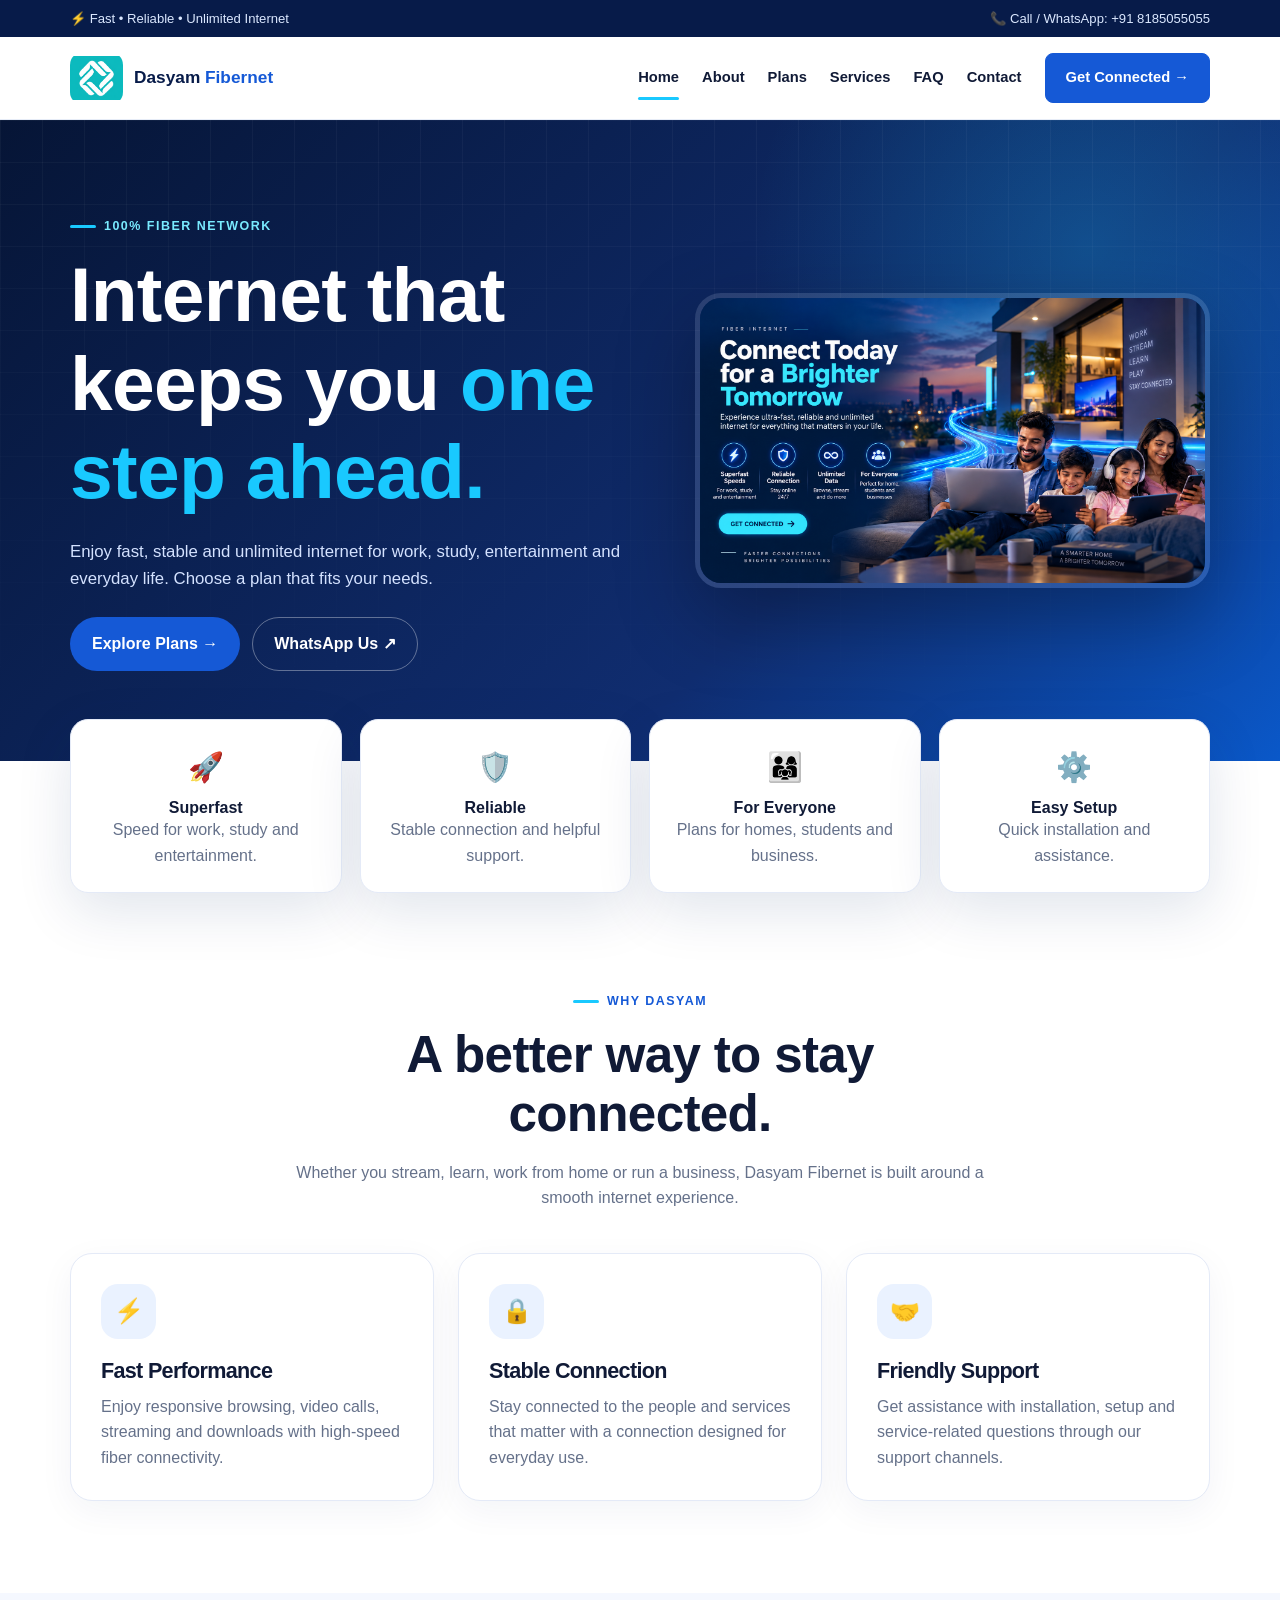
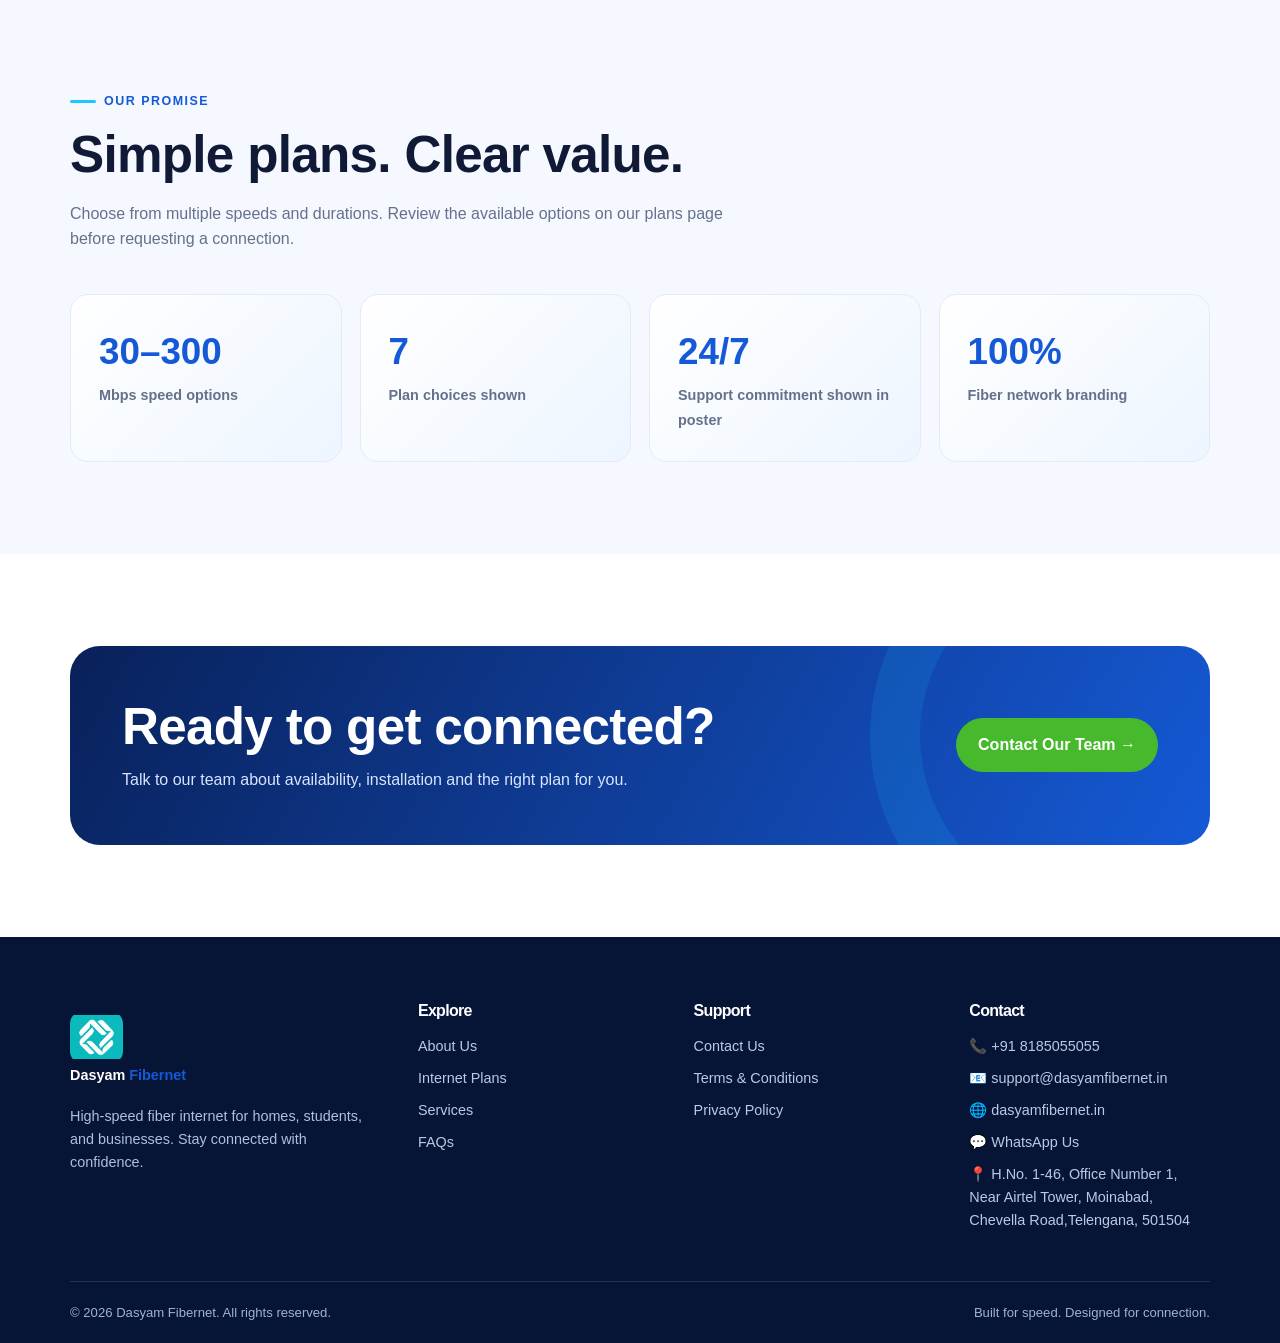
<file: index.html>
<!doctype html>
<html lang="en">
<head>
<meta charset="utf-8">
<meta name="viewport" content="width=device-width, initial-scale=1">
<meta name="description" content="Dasyam Fibernet - fast, reliable, unlimited fiber internet plans.">
<title>Home | Dasyam Fibernet</title>
<link rel="icon" href="assets/logo.png">
<link rel="stylesheet" href="style.css">

</head>
<body>

<div class="topbar"><div class="container"><span>⚡ Fast • Reliable • Unlimited Internet</span><span>📞 Call / WhatsApp: +91 8185055055</span></div></div>
<header class="navbar">
  <div class="container nav-inner">
    <a class="brand" href="index.html"><img src="assets/logo.png" alt="Dasyam Fibernet logo"><span>Dasyam <b>Fibernet</b></span></a>
    <button class="menu-toggle" aria-label="Toggle navigation" aria-expanded="false">☰</button>
    <nav class="nav-links" aria-label="Main navigation">
      <a href="index.html">Home</a><a href="about.html">About</a><a href="plans.html">Plans</a><a href="services.html">Services</a><a href="faq.html">FAQ</a><a href="contact.html">Contact</a>
      <a class="btn primary" href="contact.html#contact-form">Get Connected →</a>
    </nav>
  </div>
</header>


<section class="hero">
  <div class="container">
    <div class="reveal">
      <div class="eyebrow" style="color:#79eaff">100% Fiber Network</div>
      <h1>Internet that keeps you <span>one step ahead.</span></h1>
      <p>Enjoy fast, stable and unlimited internet for work, study, entertainment and everyday life. Choose a plan that fits your needs.</p>
      <div class="hero-actions"><a class="btn primary" href="plans.html">Explore Plans →</a><a class="btn secondary" href="https://wa.me/918185055055" target="_blank" rel="noopener">WhatsApp Us ↗</a></div>
    </div>
    <div class="hero-art reveal"><div class="glow"></div><img src="assets/home image.png" alt="Dasyam Fibernet internet plans and features"></div>
  </div>
</section>
<div class="container badges">
  <div class="badge-card reveal"><div class="icon">🚀</div><h3>Superfast</h3><p>Speed for work, study and entertainment.</p></div>
  <div class="badge-card reveal"><div class="icon">🛡️</div><h3>Reliable</h3><p>Stable connection and helpful support.</p></div>
  <div class="badge-card reveal"><div class="icon">👨‍👩‍👧</div><h3>For Everyone</h3><p>Plans for homes, students and business.</p></div>
  <div class="badge-card reveal"><div class="icon">⚙️</div><h3>Easy Setup</h3><p>Quick installation and assistance.</p></div>
</div>
<section class="section">
  <div class="container">
    <div class="section-head center reveal"><div class="eyebrow">Why Dasyam</div><h2>A better way to stay connected.</h2><p>Whether you stream, learn, work from home or run a business, Dasyam Fibernet is built around a smooth internet experience.</p></div>
    <div class="grid-3">
      <article class="card reveal"><div class="feature-icon">⚡</div><h3>Fast Performance</h3><p>Enjoy responsive browsing, video calls, streaming and downloads with high-speed fiber connectivity.</p></article>
      <article class="card reveal"><div class="feature-icon">🔒</div><h3>Stable Connection</h3><p>Stay connected to the people and services that matter with a connection designed for everyday use.</p></article>
      <article class="card reveal"><div class="feature-icon">🤝</div><h3>Friendly Support</h3><p>Get assistance with installation, setup and service-related questions through our support channels.</p></article>
    </div>
  </div>
</section>
<section class="section alt">
  <div class="container">
    <div class="section-head reveal"><div class="eyebrow">Our promise</div><h2>Simple plans. Clear value.</h2><p>Choose from multiple speeds and durations. Review the available options on our plans page before requesting a connection.</p></div>
    <div class="stats">
      <div class="stat reveal"><strong>30–300</strong><span>Mbps speed options</span></div>
      <div class="stat reveal"><strong>7</strong><span>Plan choices shown</span></div>
      <div class="stat reveal"><strong>24/7</strong><span>Support commitment shown in poster</span></div>
      <div class="stat reveal"><strong>100%</strong><span>Fiber network branding</span></div>
    </div>
  </div>
</section>
<section class="section"><div class="container"><div class="cta reveal"><div><h2>Ready to get connected?</h2><p>Talk to our team about availability, installation and the right plan for you.</p></div><a class="btn green" href="contact.html">Contact Our Team →</a></div></div></section>


<footer class="footer">
  <div class="container">
    <div class="footer-grid">
      <div><a class="brand" href="index.html"><img src="assets/logo.png" alt="Dasyam Fibernet logo"><span>Dasyam <b>Fibernet</b></span></a><p>High-speed fiber internet for homes, students, and businesses. Stay connected with confidence.</p></div>
      <div><h3>Explore</h3><a href="about.html">About Us</a><a href="plans.html">Internet Plans</a><a href="services.html">Services</a><a href="faq.html">FAQs</a></div>
      <div><h3>Support</h3><a href="contact.html">Contact Us</a><a href="terms.html">Terms & Conditions</a><a href="privacy.html">Privacy Policy</a></div>
      <div>
    <h3>Contact</h3>

    <a href="tel:8185055055">📞 +91 8185055055</a>

    <a href="mailto:support@dasyamfibernet.in">
        📧 support@dasyamfibernet.in
    </a>

    <a href="https://www.dasyamfibernet.in" target="_blank" rel="noopener">
        🌐 dasyamfibernet.in
    </a>

    <a href="https://wa.me/918185055055" target="_blank" rel="noopener">
        💬 WhatsApp Us
    </a>

    <a href="https://www.google.com/maps/search/?api=1&query=H.No.1-46%20Office%20Number%201%20Near%20Airtel%20Tower%20Moinabad%20Chevella%20Road%20501504"
       target="_blank"
       rel="noopener">
        📍 H.No. 1-46, Office Number 1,<br>
        Near Airtel Tower, Moinabad,<br>
        Chevella Road,Telengana, 501504
    </a>
</div>
    </div>
    <div class="footer-bottom"><span>© <span data-year></span> Dasyam Fibernet. All rights reserved.</span><span>Built for speed. Designed for connection.</span></div>
  </div>
</footer>
<script src="script.js"></script>

</body>
</html>
</file>
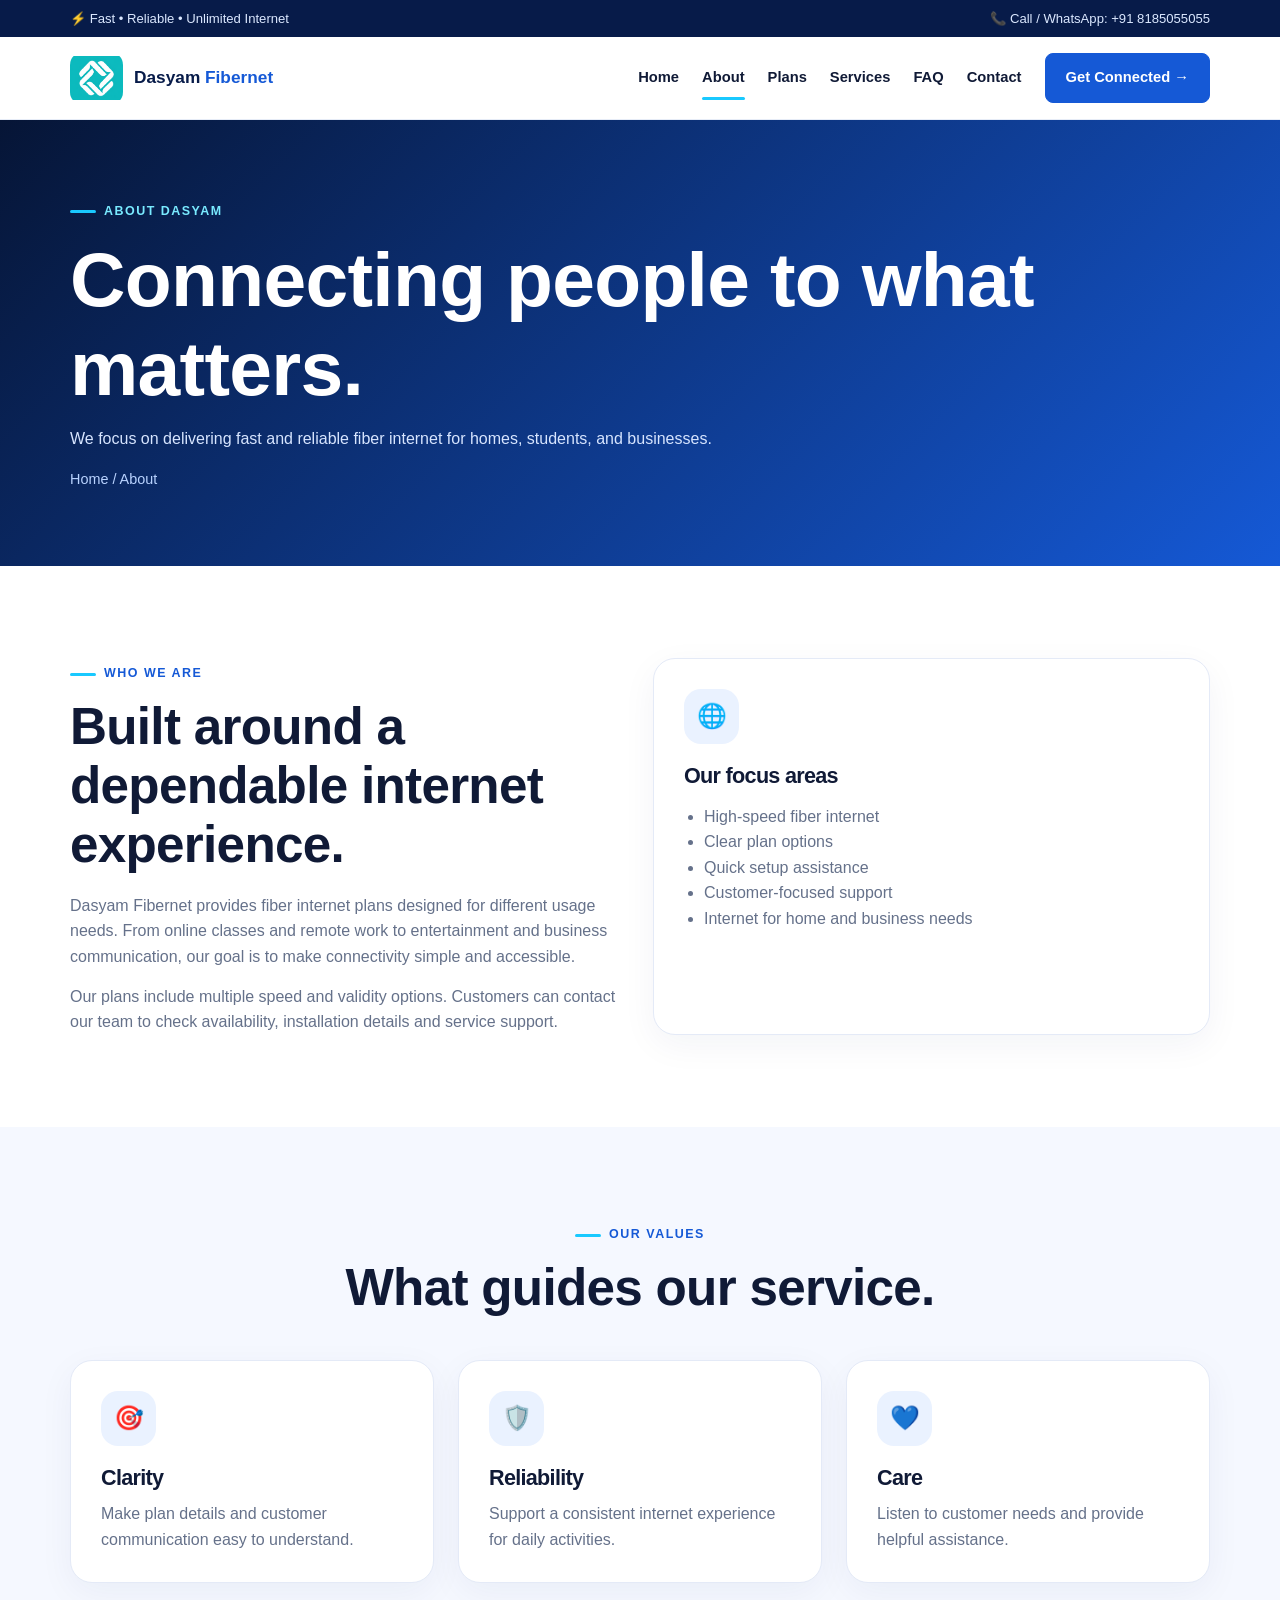
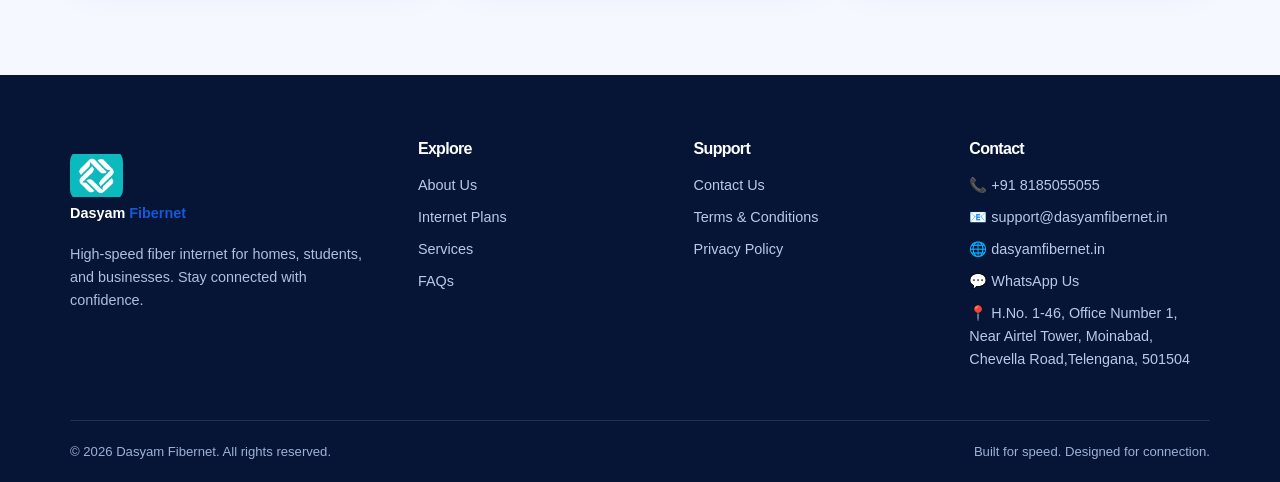
<file: about.html>
<!doctype html>
<html lang="en">
<head>
<meta charset="utf-8">
<meta name="viewport" content="width=device-width, initial-scale=1">
<meta name="description" content="Dasyam Fibernet - fast, reliable, unlimited fiber internet plans.">
<title>About Us | Dasyam Fibernet</title>
<link rel="icon" href="assets/logo.png">
<link rel="stylesheet" href="style.css">

</head>
<body>

<div class="topbar"><div class="container"><span>⚡ Fast • Reliable • Unlimited Internet</span><span>📞 Call / WhatsApp: +91 8185055055</span></div></div>
<header class="navbar">
  <div class="container nav-inner">
    <a class="brand" href="index.html"><img src="assets/logo.png" alt="Dasyam Fibernet logo"><span>Dasyam <b>Fibernet</b></span></a>
    <button class="menu-toggle" aria-label="Toggle navigation" aria-expanded="false">☰</button>
    <nav class="nav-links" aria-label="Main navigation">
      <a href="index.html">Home</a><a href="about.html">About</a><a href="plans.html">Plans</a><a href="services.html">Services</a><a href="faq.html">FAQ</a><a href="contact.html">Contact</a>
      <a class="btn primary" href="contact.html#contact-form">Get Connected →</a>
    </nav>
  </div>
</header>


<section class="page-hero"><div class="container reveal"><div class="eyebrow" style="color:#79eaff">About Dasyam</div><h1>Connecting people to what matters.</h1><p>We focus on delivering fast and reliable fiber internet for homes, students, and businesses.</p><div class="breadcrumb">Home / About</div></div></section>
<section class="section"><div class="container grid-2">
  <div class="reveal"><div class="eyebrow">Who we are</div><h2>Built around a dependable internet experience.</h2><p style="margin-top:18px">Dasyam Fibernet provides fiber internet plans designed for different usage needs. From online classes and remote work to entertainment and business communication, our goal is to make connectivity simple and accessible.</p><p style="margin-top:14px">Our plans include multiple speed and validity options. Customers can contact our team to check availability, installation details and service support.</p></div>
  <div class="card reveal"><div class="feature-icon">🌐</div><h3>Our focus areas</h3><ul style="margin:15px 0 0 20px;color:var(--muted)"><li>High-speed fiber internet</li><li>Clear plan options</li><li>Quick setup assistance</li><li>Customer-focused support</li><li>Internet for home and business needs</li></ul></div>
</div></section>
<section class="section alt"><div class="container"><div class="section-head center reveal"><div class="eyebrow">Our values</div><h2>What guides our service.</h2></div><div class="grid-3"><div class="card reveal"><div class="feature-icon">🎯</div><h3>Clarity</h3><p>Make plan details and customer communication easy to understand.</p></div><div class="card reveal"><div class="feature-icon">🛡️</div><h3>Reliability</h3><p>Support a consistent internet experience for daily activities.</p></div><div class="card reveal"><div class="feature-icon">💙</div><h3>Care</h3><p>Listen to customer needs and provide helpful assistance.</p></div></div></div></section>


<footer class="footer">
  <div class="container">
    <div class="footer-grid">
      <div><a class="brand" href="index.html"><img src="assets/logo.png" alt="Dasyam Fibernet logo"><span>Dasyam <b>Fibernet</b></span></a><p>High-speed fiber internet for homes, students, and businesses. Stay connected with confidence.</p></div>
      <div><h3>Explore</h3><a href="about.html">About Us</a><a href="plans.html">Internet Plans</a><a href="services.html">Services</a><a href="faq.html">FAQs</a></div>
      <div><h3>Support</h3><a href="contact.html">Contact Us</a><a href="terms.html">Terms & Conditions</a><a href="privacy.html">Privacy Policy</a></div>
       <div>
    <h3>Contact</h3>

    <a href="tel:8185055055">📞 +91 8185055055</a>

    <a href="mailto:support@dasyamfibernet.in">
        📧 support@dasyamfibernet.in
    </a>

    <a href="https://www.dasyamfibernet.in" target="_blank" rel="noopener">
        🌐 dasyamfibernet.in
    </a>

    <a href="https://wa.me/918185055055" target="_blank" rel="noopener">
        💬 WhatsApp Us
    </a>

    <a href="https://www.google.com/maps/search/?api=1&query=H.No.1-46%20Office%20Number%201%20Near%20Airtel%20Tower%20Moinabad%20Chevella%20Road%20501504"
       target="_blank"
       rel="noopener">
        📍 H.No. 1-46, Office Number 1,<br>
        Near Airtel Tower, Moinabad,<br>
        Chevella Road,Telengana, 501504
    </a>
</div>
    </div>
    <div class="footer-bottom"><span>© <span data-year></span> Dasyam Fibernet. All rights reserved.</span><span>Built for speed. Designed for connection.</span></div>
  </div>
</footer>
<script src="script.js"></script>

</body>
</html>
</file>
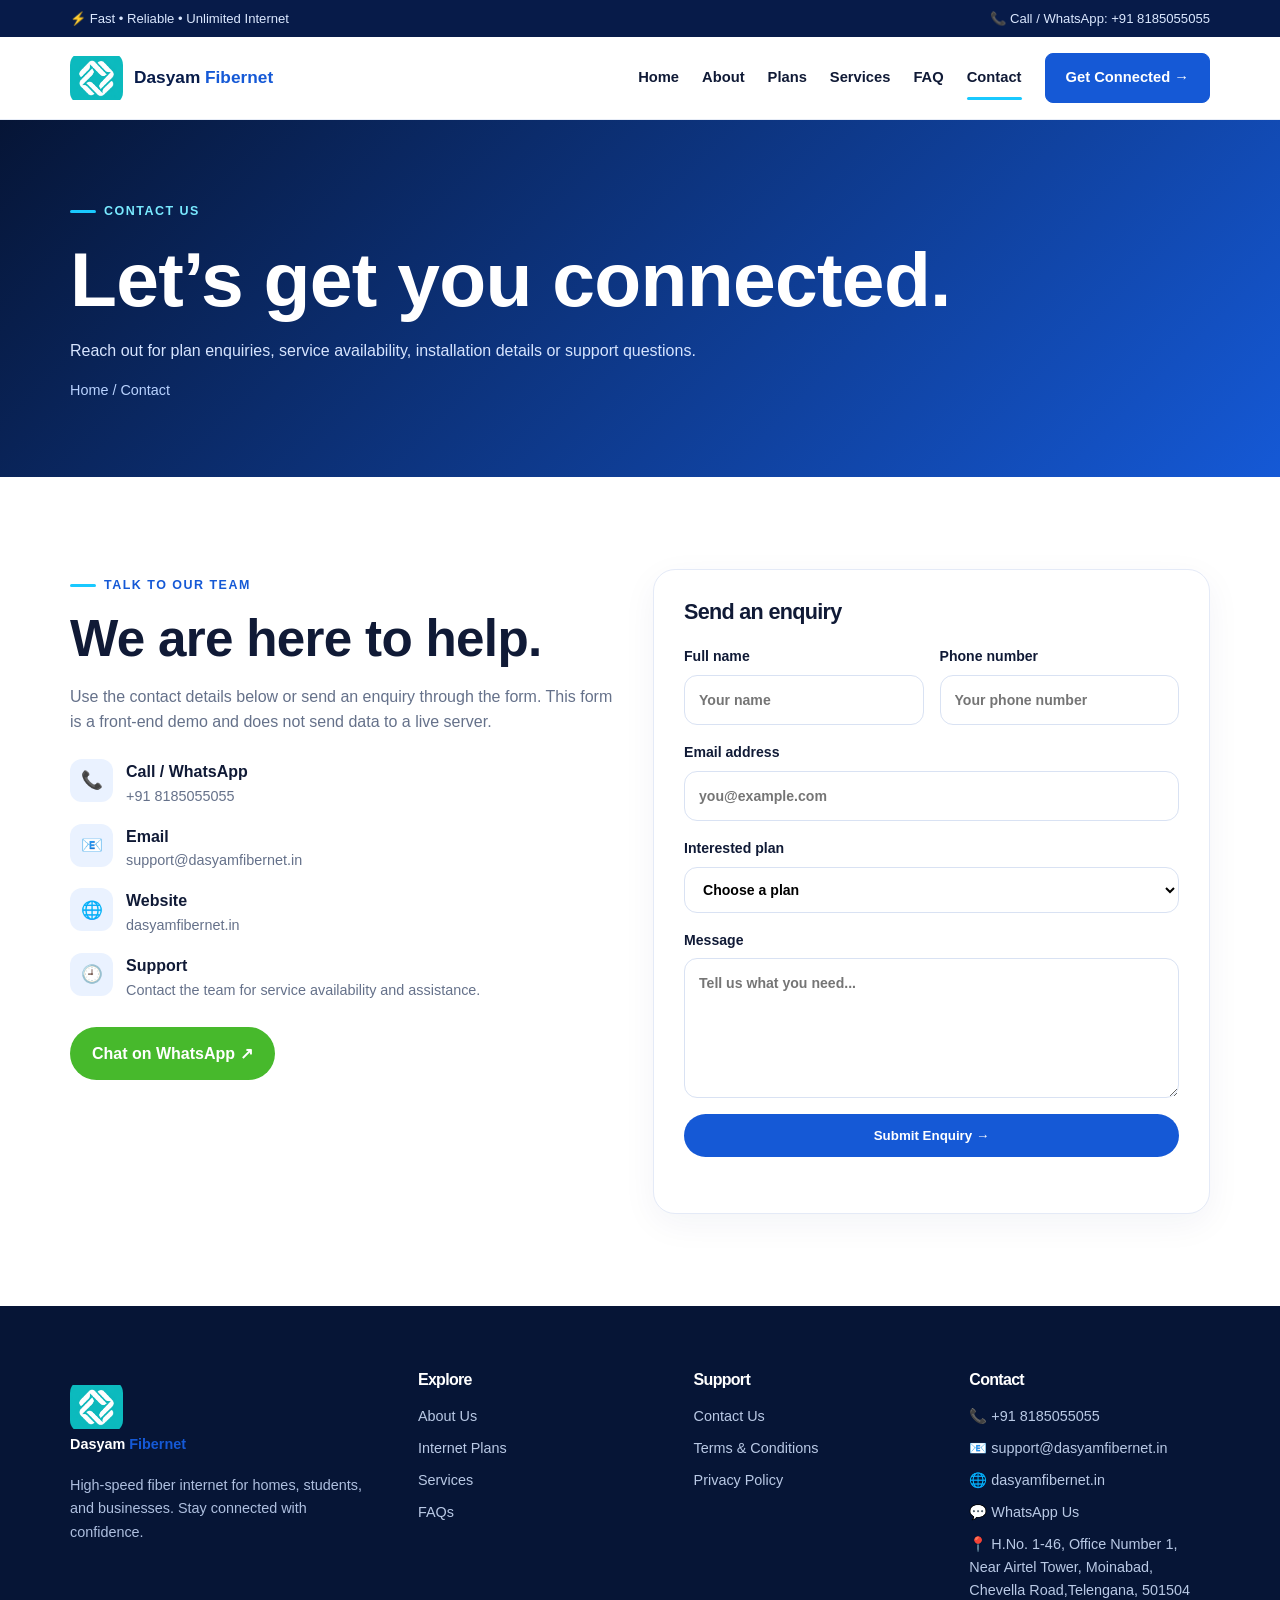
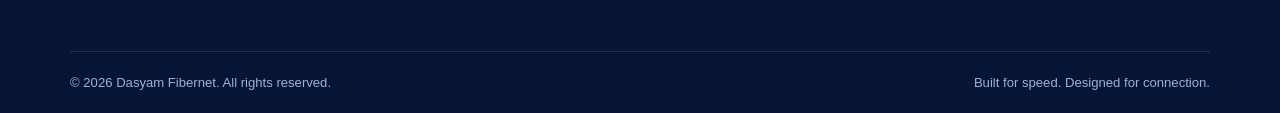
<file: contact.html>
<!doctype html>
<html lang="en">
<head>
<meta charset="utf-8">
<meta name="viewport" content="width=device-width, initial-scale=1">
<meta name="description" content="Dasyam Fibernet - fast, reliable, unlimited fiber internet plans.">
<title>Contact Us | Dasyam Fibernet</title>
<link rel="icon" href="assets/logo.png">
<link rel="stylesheet" href="style.css">

</head>
<body>

<div class="topbar"><div class="container"><span>⚡ Fast • Reliable • Unlimited Internet</span><span>📞 Call / WhatsApp: +91 8185055055</span></div></div>
<header class="navbar">
  <div class="container nav-inner">
    <a class="brand" href="index.html"><img src="assets/logo.png" alt="Dasyam Fibernet logo"><span>Dasyam <b>Fibernet</b></span></a>
    <button class="menu-toggle" aria-label="Toggle navigation" aria-expanded="false">☰</button>
    <nav class="nav-links" aria-label="Main navigation">
      <a href="index.html">Home</a><a href="about.html">About</a><a href="plans.html">Plans</a><a href="services.html">Services</a><a href="faq.html">FAQ</a><a href="contact.html">Contact</a>
      <a class="btn primary" href="contact.html#contact-form">Get Connected →</a>
    </nav>
  </div>
</header>


<section class="page-hero"><div class="container reveal"><div class="eyebrow" style="color:#79eaff">Contact us</div><h1>Let’s get you connected.</h1><p>Reach out for plan enquiries, service availability, installation details or support questions.</p><div class="breadcrumb">Home / Contact</div></div></section>
<section class="section"><div class="container grid-2">
<div class="reveal">
  <div class="eyebrow">Talk to our team</div>
  <h2>We are here to help.</h2>

  <p style="margin-top:15px">
    Use the contact details below or send an enquiry through the form.
    This form is a front-end demo and does not send data to a live server.
  </p>

  <div class="contact-list">

    <div class="contact-item">
      <div class="feature-icon">📞</div>
      <div>
        <strong>Call / WhatsApp</strong>
        <p>+91 8185055055</p>
      </div>
    </div>

    <div class="contact-item">
      <div class="feature-icon">📧</div>
      <div>
        <strong>Email</strong>
        <p>
          <a href="mailto:support@dasyamfibernet.in">
            support@dasyamfibernet.in
          </a>
        </p>
      </div>
    </div>

    <div class="contact-item">
      <div class="feature-icon">🌐</div>
      <div>
        <strong>Website</strong>
        <p>dasyamfibernet.in</p>
      </div>
    </div>

    <div class="contact-item">
      <div class="feature-icon">🕘</div>
      <div>
        <strong>Support</strong>
        <p>Contact the team for service availability and assistance.</p>
      </div>
    </div>

  </div>

  <div style="margin-top:25px">
    <a class="btn green"
       href="https://wa.me/918185055055"
       target="_blank"
       rel="noopener">
      Chat on WhatsApp ↗
    </a>
  </div>
</div>
<div class="card reveal"><h3>Send an enquiry</h3><form class="form" id="contact-form" data-demo-form style="margin-top:20px"><div class="form-row"><label>Full name<input required type="text" placeholder="Your name"></label><label>Phone number<input required type="tel" placeholder="Your phone number"></label></div><label>Email address<input type="email" placeholder="you@example.com"></label><label>Interested plan<select><option>Choose a plan</option><option>DFN Basic</option><option>DFN Basic+</option><option>DFN Silver</option><option>DFN Silver+</option><option>DFN Gold</option><option>DFN Gold+</option><option>DFN Platinum</option></select></label><label>Message<textarea required placeholder="Tell us what you need..."></textarea></label><button class="btn primary" type="submit">Submit Enquiry →</button><p class="form-status" aria-live="polite"></p></form></div>
</div></section>


<footer class="footer">
  <div class="container">
    <div class="footer-grid">
      <div><a class="brand" href="index.html"><img src="assets/logo.png" alt="Dasyam Fibernet logo"><span>Dasyam <b>Fibernet</b></span></a><p>High-speed fiber internet for homes, students, and businesses. Stay connected with confidence.</p></div>
      <div><h3>Explore</h3><a href="about.html">About Us</a><a href="plans.html">Internet Plans</a><a href="services.html">Services</a><a href="faq.html">FAQs</a></div>
      <div><h3>Support</h3><a href="contact.html">Contact Us</a><a href="terms.html">Terms & Conditions</a><a href="privacy.html">Privacy Policy</a></div>
       <div>
    <h3>Contact</h3>

    <a href="tel:8185055055">📞 +91 8185055055</a>

    <a href="mailto:support@dasyamfibernet.in">
        📧 support@dasyamfibernet.in
    </a>

    <a href="https://www.dasyamfibernet.in" target="_blank" rel="noopener">
        🌐 dasyamfibernet.in
    </a>

    <a href="https://wa.me/918185055055" target="_blank" rel="noopener">
        💬 WhatsApp Us
    </a>

    <a href="https://www.google.com/maps/search/?api=1&query=H.No.1-46%20Office%20Number%201%20Near%20Airtel%20Tower%20Moinabad%20Chevella%20Road%20501504"
       target="_blank"
       rel="noopener">
        📍 H.No. 1-46, Office Number 1,<br>
        Near Airtel Tower, Moinabad,<br>
        Chevella Road,Telengana, 501504
    </a>
</div>
    </div>
    <div class="footer-bottom"><span>© <span data-year></span> Dasyam Fibernet. All rights reserved.</span><span>Built for speed. Designed for connection.</span></div>
  </div>
</footer>
<script src="script.js"></script>

</body>
</html>
</file>
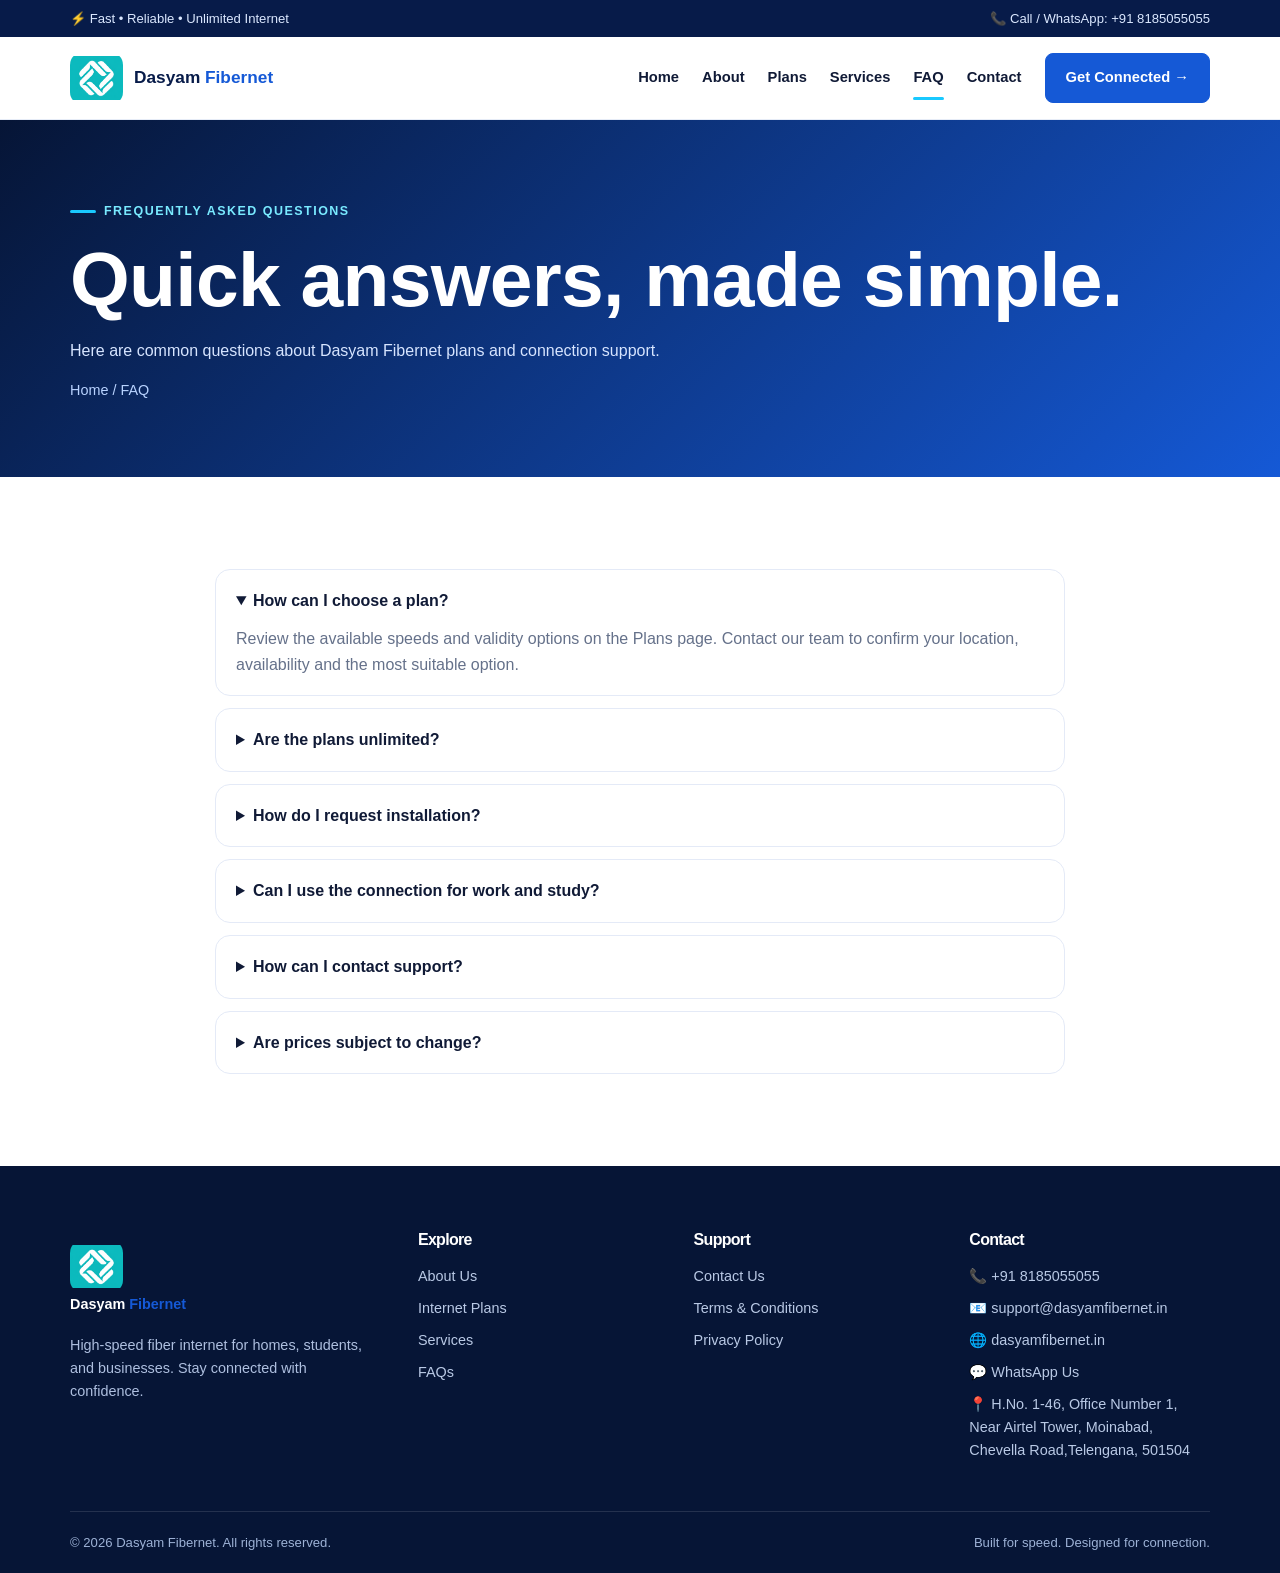
<file: faq.html>
<!doctype html>
<html lang="en">
<head>
<meta charset="utf-8">
<meta name="viewport" content="width=device-width, initial-scale=1">
<meta name="description" content="Dasyam Fibernet - fast, reliable, unlimited fiber internet plans.">
<title>FAQ | Dasyam Fibernet</title>
<link rel="icon" href="assets/logo.png">
<link rel="stylesheet" href="style.css">

</head>
<body>

<div class="topbar"><div class="container"><span>⚡ Fast • Reliable • Unlimited Internet</span><span>📞 Call / WhatsApp: +91 8185055055</span></div></div>
<header class="navbar">
  <div class="container nav-inner">
    <a class="brand" href="index.html"><img src="assets/logo.png" alt="Dasyam Fibernet logo"><span>Dasyam <b>Fibernet</b></span></a>
    <button class="menu-toggle" aria-label="Toggle navigation" aria-expanded="false">☰</button>
    <nav class="nav-links" aria-label="Main navigation">
      <a href="index.html">Home</a><a href="about.html">About</a><a href="plans.html">Plans</a><a href="services.html">Services</a><a href="faq.html">FAQ</a><a href="contact.html">Contact</a>
      <a class="btn primary" href="contact.html#contact-form">Get Connected →</a>
    </nav>
  </div>
</header>


<section class="page-hero"><div class="container reveal"><div class="eyebrow" style="color:#79eaff">Frequently asked questions</div><h1>Quick answers, made simple.</h1><p>Here are common questions about Dasyam Fibernet plans and connection support.</p><div class="breadcrumb">Home / FAQ</div></div></section>
<section class="section"><div class="container faq" style="max-width:850px"><details class="reveal" open><summary>How can I choose a plan?</summary><p>Review the available speeds and validity options on the Plans page. Contact our team to confirm your location, availability and the most suitable option.</p></details><details class="reveal"><summary>Are the plans unlimited?</summary><p>The supplied poster presents the service as unlimited. Confirm fair-use rules, speed conditions and the latest terms with the provider before purchase.</p></details><details class="reveal"><summary>How do I request installation?</summary><p>Call or WhatsApp 8185055055 and ask about availability and installation requirements in your area.</p></details><details class="reveal"><summary>Can I use the connection for work and study?</summary><p>Yes. The plans are presented for home, student and business usage. Your actual experience depends on your plan, network conditions and connected devices.</p></details><details class="reveal"><summary>How can I contact support?</summary><p>Use the phone number 8185055055 or the contact form on this website.</p></details><details class="reveal"><summary>Are prices subject to change?</summary><p>Yes. Prices, availability, installation charges and service conditions should be confirmed with Dasyam Fibernet before making a payment.</p></details></div></section>


<footer class="footer">
  <div class="container">
    <div class="footer-grid">
      <div><a class="brand" href="index.html"><img src="assets/logo.png" alt="Dasyam Fibernet logo"><span>Dasyam <b>Fibernet</b></span></a><p>High-speed fiber internet for homes, students, and businesses. Stay connected with confidence.</p></div>
      <div><h3>Explore</h3><a href="about.html">About Us</a><a href="plans.html">Internet Plans</a><a href="services.html">Services</a><a href="faq.html">FAQs</a></div>
      <div><h3>Support</h3><a href="contact.html">Contact Us</a><a href="terms.html">Terms & Conditions</a><a href="privacy.html">Privacy Policy</a></div>
       <div>
    <h3>Contact</h3>

    <a href="tel:8185055055">📞 +91 8185055055</a>

    <a href="mailto:support@dasyamfibernet.in">
        📧 support@dasyamfibernet.in
    </a>

    <a href="https://www.dasyamfibernet.in" target="_blank" rel="noopener">
        🌐 dasyamfibernet.in
    </a>

    <a href="https://wa.me/918185055055" target="_blank" rel="noopener">
        💬 WhatsApp Us
    </a>

    <a href="https://www.google.com/maps/search/?api=1&query=H.No.1-46%20Office%20Number%201%20Near%20Airtel%20Tower%20Moinabad%20Chevella%20Road%20501504"
       target="_blank"
       rel="noopener">
        📍 H.No. 1-46, Office Number 1,<br>
        Near Airtel Tower, Moinabad,<br>
        Chevella Road,Telengana, 501504
    </a>
</div>
    </div>
    <div class="footer-bottom"><span>© <span data-year></span> Dasyam Fibernet. All rights reserved.</span><span>Built for speed. Designed for connection.</span></div>
  </div>
</footer>
<script src="script.js"></script>

</body>
</html>
</file>
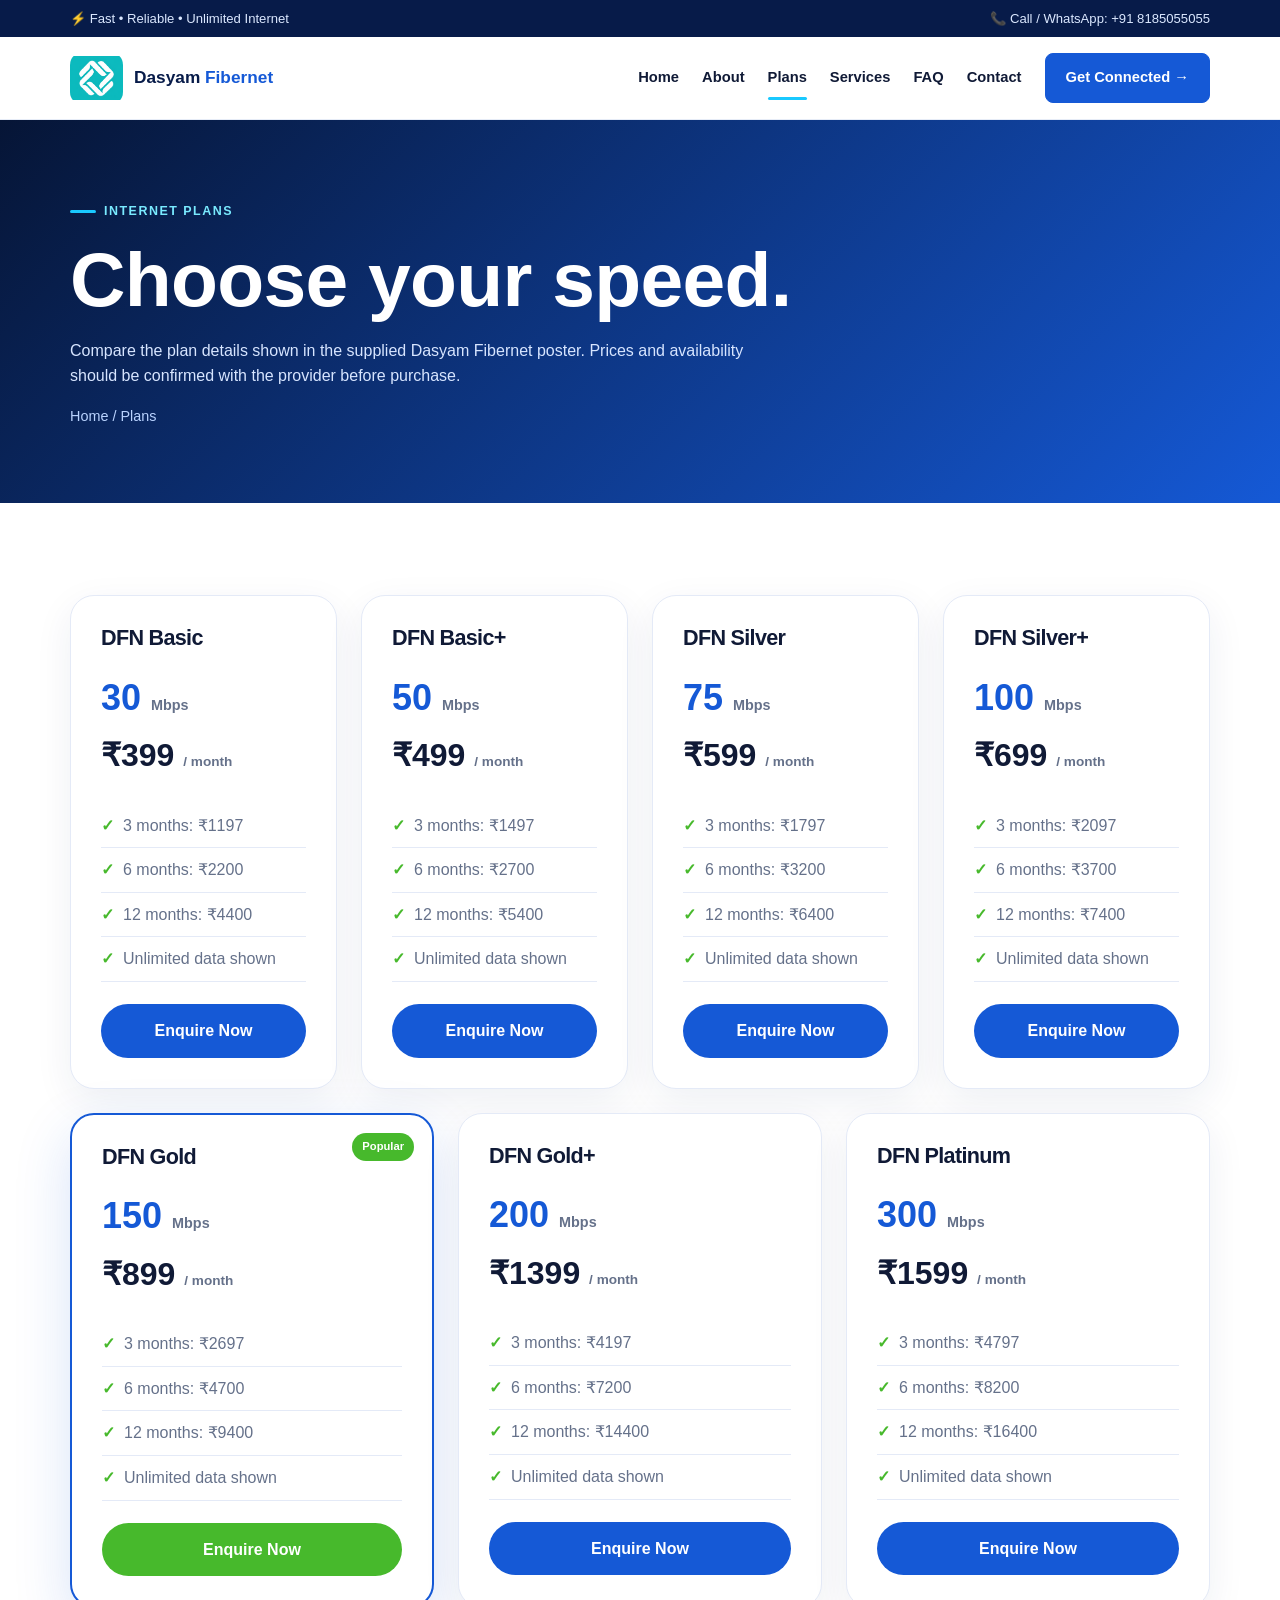
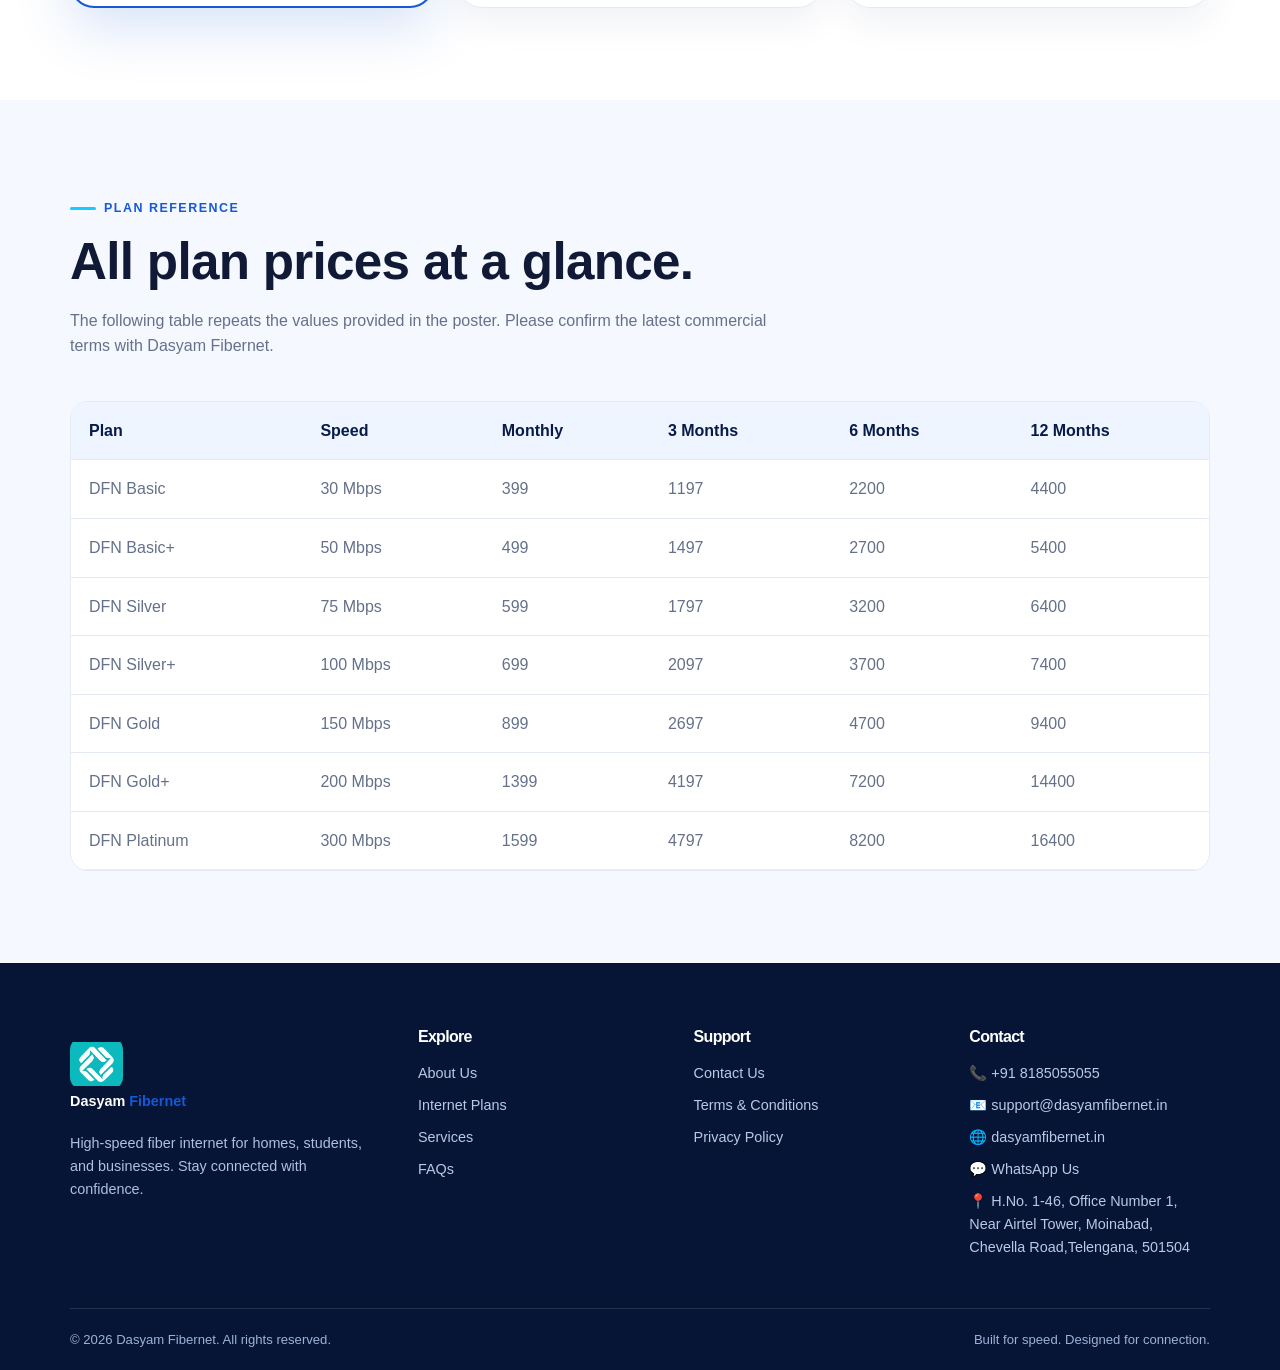
<file: plans.html>
<!doctype html>
<html lang="en">
<head>
<meta charset="utf-8">
<meta name="viewport" content="width=device-width, initial-scale=1">
<meta name="description" content="Dasyam Fibernet - fast, reliable, unlimited fiber internet plans.">
<title>Plans | Dasyam Fibernet</title>
<link rel="icon" href="assets/logo.png">
<link rel="stylesheet" href="style.css">

</head>
<body>

<div class="topbar"><div class="container"><span>⚡ Fast • Reliable • Unlimited Internet</span><span>📞 Call / WhatsApp: +91 8185055055</span></div></div>
<header class="navbar">
  <div class="container nav-inner">
    <a class="brand" href="index.html"><img src="assets/logo.png" alt="Dasyam Fibernet logo"><span>Dasyam <b>Fibernet</b></span></a>
    <button class="menu-toggle" aria-label="Toggle navigation" aria-expanded="false">☰</button>
    <nav class="nav-links" aria-label="Main navigation">
      <a href="index.html">Home</a><a href="about.html">About</a><a href="plans.html">Plans</a><a href="services.html">Services</a><a href="faq.html">FAQ</a><a href="contact.html">Contact</a>
      <a class="btn primary" href="contact.html#contact-form">Get Connected →</a>
    </nav>
  </div>
</header>


<section class="page-hero"><div class="container reveal"><div class="eyebrow" style="color:#79eaff">Internet plans</div><h1>Choose your speed.</h1><p>Compare the plan details shown in the supplied Dasyam Fibernet poster. Prices and availability should be confirmed with the provider before purchase.</p><div class="breadcrumb">Home / Plans</div></div></section>
<section class="section"><div class="container"><div class="pricing-grid">
<div class="price-card reveal"><h3>DFN Basic</h3><div class="speed">30 <small>Mbps</small></div><div class="price">₹399 <span>/ month</span></div><ul><li>3 months: ₹1197</li><li>6 months: ₹2200</li><li>12 months: ₹4400</li><li>Unlimited data shown</li></ul><a class="btn primary" href="contact.html">Enquire Now</a></div>
<div class="price-card reveal"><h3>DFN Basic+</h3><div class="speed">50 <small>Mbps</small></div><div class="price">₹499 <span>/ month</span></div><ul><li>3 months: ₹1497</li><li>6 months: ₹2700</li><li>12 months: ₹5400</li><li>Unlimited data shown</li></ul><a class="btn primary" href="contact.html">Enquire Now</a></div>
<div class="price-card reveal"><h3>DFN Silver</h3><div class="speed">75 <small>Mbps</small></div><div class="price">₹599 <span>/ month</span></div><ul><li>3 months: ₹1797</li><li>6 months: ₹3200</li><li>12 months: ₹6400</li><li>Unlimited data shown</li></ul><a class="btn primary" href="contact.html">Enquire Now</a></div>
<div class="price-card reveal"><h3>DFN Silver+</h3><div class="speed">100 <small>Mbps</small></div><div class="price">₹699 <span>/ month</span></div><ul><li>3 months: ₹2097</li><li>6 months: ₹3700</li><li>12 months: ₹7400</li><li>Unlimited data shown</li></ul><a class="btn primary" href="contact.html">Enquire Now</a></div>
<div class="price-card featured reveal"><div class="ribbon">Popular</div><h3>DFN Gold</h3><div class="speed">150 <small>Mbps</small></div><div class="price">₹899 <span>/ month</span></div><ul><li>3 months: ₹2697</li><li>6 months: ₹4700</li><li>12 months: ₹9400</li><li>Unlimited data shown</li></ul><a class="btn green" href="contact.html">Enquire Now</a></div>
<div class="price-card reveal"><h3>DFN Gold+</h3><div class="speed">200 <small>Mbps</small></div><div class="price">₹1399 <span>/ month</span></div><ul><li>3 months: ₹4197</li><li>6 months: ₹7200</li><li>12 months: ₹14400</li><li>Unlimited data shown</li></ul><a class="btn primary" href="contact.html">Enquire Now</a></div>
<div class="price-card reveal"><h3>DFN Platinum</h3><div class="speed">300 <small>Mbps</small></div><div class="price">₹1599 <span>/ month</span></div><ul><li>3 months: ₹4797</li><li>6 months: ₹8200</li><li>12 months: ₹16400</li><li>Unlimited data shown</li></ul><a class="btn primary" href="contact.html">Enquire Now</a></div>
</div></div></section>
<section class="section alt"><div class="container"><div class="section-head reveal"><div class="eyebrow">Plan reference</div><h2>All plan prices at a glance.</h2><p>The following table repeats the values provided in the poster. Please confirm the latest commercial terms with Dasyam Fibernet.</p></div><div class="table-wrap reveal"><table><thead><tr><th>Plan</th><th>Speed</th><th>Monthly</th><th>3 Months</th><th>6 Months</th><th>12 Months</th></tr></thead><tbody>
<tr><td>DFN Basic</td><td>30 Mbps</td><td>399</td><td>1197</td><td>2200</td><td>4400</td></tr><tr><td>DFN Basic+</td><td>50 Mbps</td><td>499</td><td>1497</td><td>2700</td><td>5400</td></tr><tr><td>DFN Silver</td><td>75 Mbps</td><td>599</td><td>1797</td><td>3200</td><td>6400</td></tr><tr><td>DFN Silver+</td><td>100 Mbps</td><td>699</td><td>2097</td><td>3700</td><td>7400</td></tr><tr><td>DFN Gold</td><td>150 Mbps</td><td>899</td><td>2697</td><td>4700</td><td>9400</td></tr><tr><td>DFN Gold+</td><td>200 Mbps</td><td>1399</td><td>4197</td><td>7200</td><td>14400</td></tr><tr><td>DFN Platinum</td><td>300 Mbps</td><td>1599</td><td>4797</td><td>8200</td><td>16400</td></tr>
</tbody></table></div></div></section>


<footer class="footer">
  <div class="container">
    <div class="footer-grid">
      <div><a class="brand" href="index.html"><img src="assets/logo.png" alt="Dasyam Fibernet logo"><span>Dasyam <b>Fibernet</b></span></a><p>High-speed fiber internet for homes, students, and businesses. Stay connected with confidence.</p></div>
      <div><h3>Explore</h3><a href="about.html">About Us</a><a href="plans.html">Internet Plans</a><a href="services.html">Services</a><a href="faq.html">FAQs</a></div>
      <div><h3>Support</h3><a href="contact.html">Contact Us</a><a href="terms.html">Terms & Conditions</a><a href="privacy.html">Privacy Policy</a></div>
       <div>
    <h3>Contact</h3>

    <a href="tel:8185055055">📞 +91 8185055055</a>

    <a href="mailto:support@dasyamfibernet.in">
        📧 support@dasyamfibernet.in
    </a>

    <a href="https://www.dasyamfibernet.in" target="_blank" rel="noopener">
        🌐 dasyamfibernet.in
    </a>

    <a href="https://wa.me/918185055055" target="_blank" rel="noopener">
        💬 WhatsApp Us
    </a>

    <a href="https://www.google.com/maps/search/?api=1&query=H.No.1-46%20Office%20Number%201%20Near%20Airtel%20Tower%20Moinabad%20Chevella%20Road%20501504"
       target="_blank"
       rel="noopener">
        📍 H.No. 1-46, Office Number 1,<br>
        Near Airtel Tower, Moinabad,<br>
        Chevella Road,Telengana, 501504
    </a>
</div>
    </div>
    <div class="footer-bottom"><span>© <span data-year></span> Dasyam Fibernet. All rights reserved.</span><span>Built for speed. Designed for connection.</span></div>
  </div>
</footer>
<script src="script.js"></script>

</body>
</html>
</file>
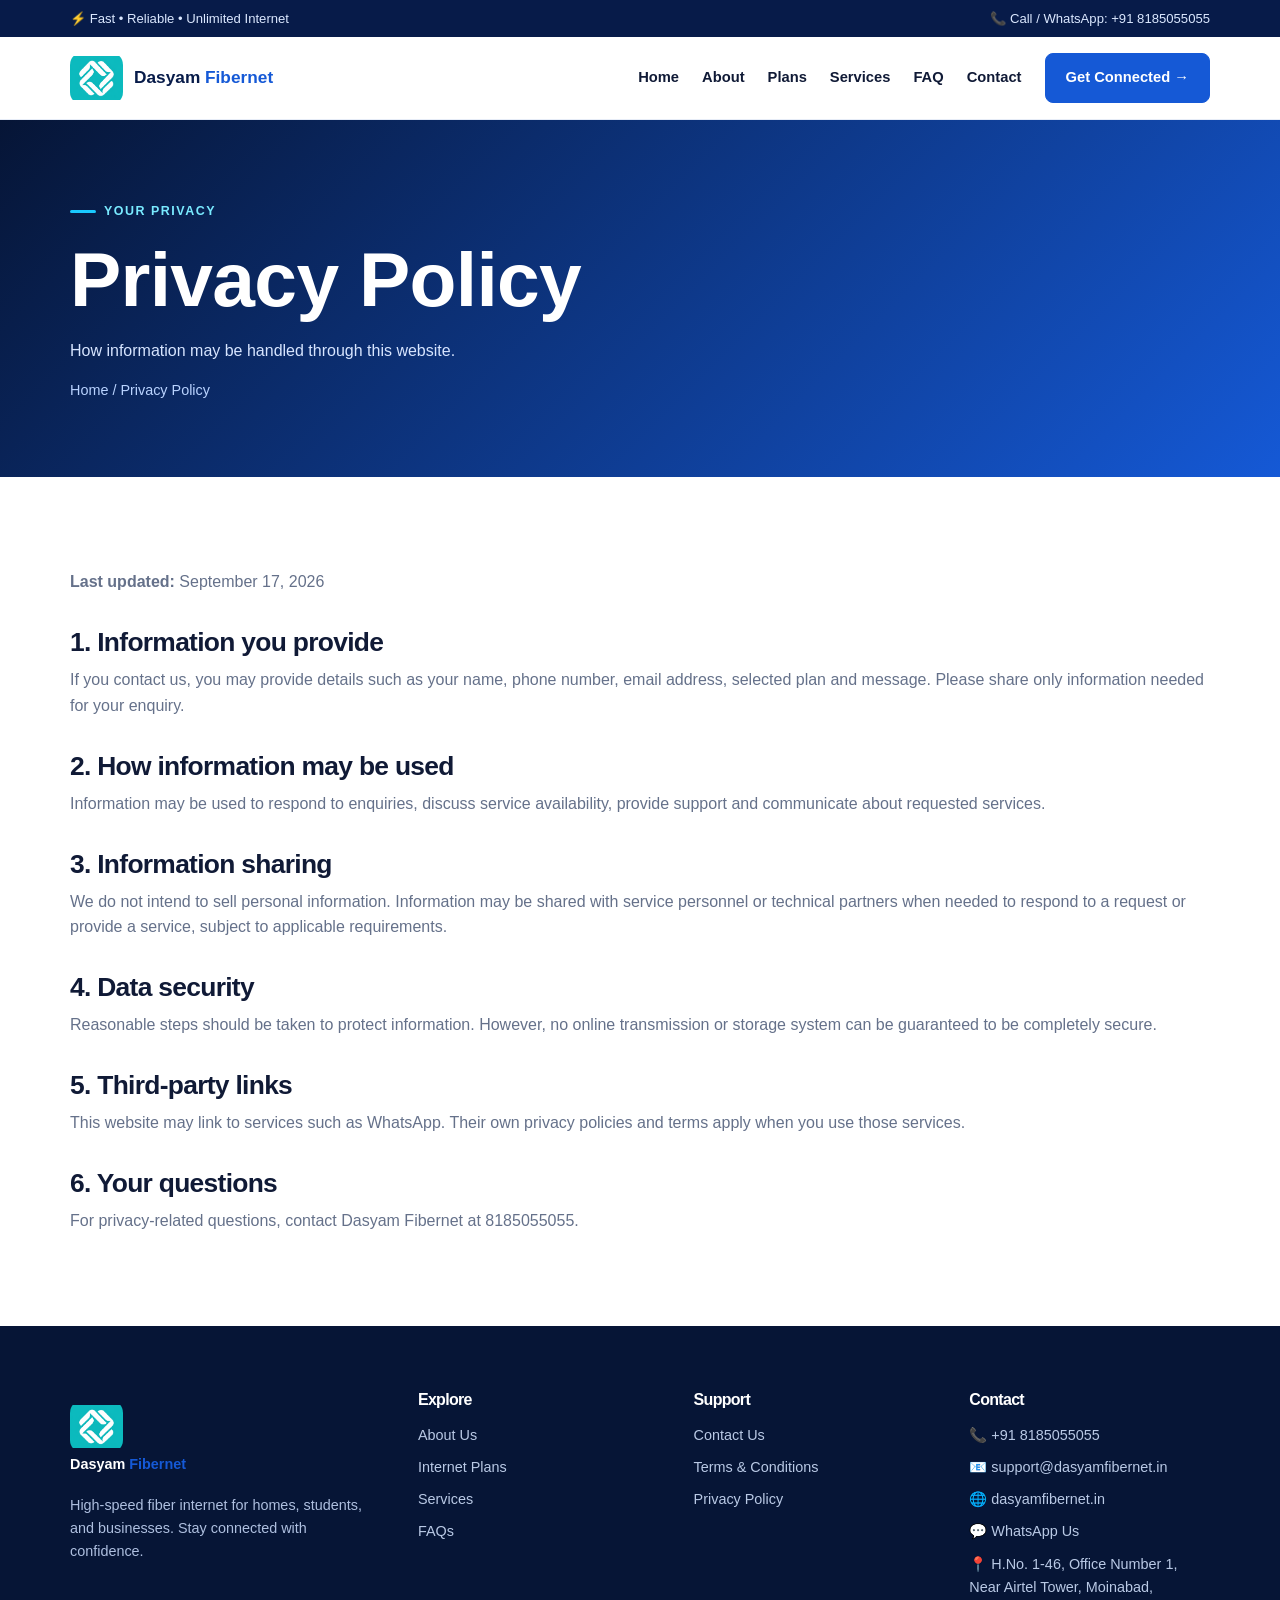
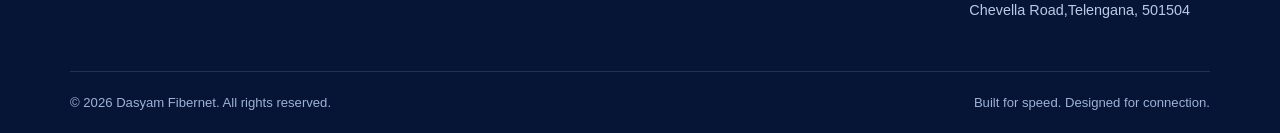
<file: privacy.html>
<!doctype html>
<html lang="en">
<head>
<meta charset="utf-8">
<meta name="viewport" content="width=device-width, initial-scale=1">
<meta name="description" content="Dasyam Fibernet - fast, reliable, unlimited fiber internet plans.">
<title>Privacy Policy | Dasyam Fibernet</title>
<link rel="icon" href="assets/logo.png">
<link rel="stylesheet" href="style.css">

</head>
<body>

<div class="topbar"><div class="container"><span>⚡ Fast • Reliable • Unlimited Internet</span><span>📞 Call / WhatsApp: +91 8185055055</span></div></div>
<header class="navbar">
  <div class="container nav-inner">
    <a class="brand" href="index.html"><img src="assets/logo.png" alt="Dasyam Fibernet logo"><span>Dasyam <b>Fibernet</b></span></a>
    <button class="menu-toggle" aria-label="Toggle navigation" aria-expanded="false">☰</button>
    <nav class="nav-links" aria-label="Main navigation">
      <a href="index.html">Home</a><a href="about.html">About</a><a href="plans.html">Plans</a><a href="services.html">Services</a><a href="faq.html">FAQ</a><a href="contact.html">Contact</a>
      <a class="btn primary" href="contact.html#contact-form">Get Connected →</a>
    </nav>
  </div>
</header>


<section class="page-hero"><div class="container reveal"><div class="eyebrow" style="color:#79eaff">Your privacy</div><h1>Privacy Policy</h1><p>How information may be handled through this website.</p><div class="breadcrumb">Home / Privacy Policy</div></div></section>
<section class="section"><div class="container policy reveal"><p><strong>Last updated:</strong> September 17, 2026</p><h2>1. Information you provide</h2><p>If you contact us, you may provide details such as your name, phone number, email address, selected plan and message. Please share only information needed for your enquiry.</p><h2>2. How information may be used</h2><p>Information may be used to respond to enquiries, discuss service availability, provide support and communicate about requested services.</p><h2>3. Information sharing</h2><p>We do not intend to sell personal information. Information may be shared with service personnel or technical partners when needed to respond to a request or provide a service, subject to applicable requirements.</p><h2>4. Data security</h2><p>Reasonable steps should be taken to protect information. However, no online transmission or storage system can be guaranteed to be completely secure.</p><h2>5. Third-party links</h2><p>This website may link to services such as WhatsApp. Their own privacy policies and terms apply when you use those services.</p><h2>6. Your questions</h2><p>For privacy-related questions, contact Dasyam Fibernet at 8185055055.</p></div></section>


<footer class="footer">
  <div class="container">
    <div class="footer-grid">
      <div><a class="brand" href="index.html"><img src="assets/logo.png" alt="Dasyam Fibernet logo"><span>Dasyam <b>Fibernet</b></span></a><p>High-speed fiber internet for homes, students, and businesses. Stay connected with confidence.</p></div>
      <div><h3>Explore</h3><a href="about.html">About Us</a><a href="plans.html">Internet Plans</a><a href="services.html">Services</a><a href="faq.html">FAQs</a></div>
      <div><h3>Support</h3><a href="contact.html">Contact Us</a><a href="terms.html">Terms & Conditions</a><a href="privacy.html">Privacy Policy</a></div>
       <div>
    <h3>Contact</h3>

    <a href="tel:8185055055">📞 +91 8185055055</a>

    <a href="mailto:support@dasyamfibernet.in">
        📧 support@dasyamfibernet.in
    </a>

    <a href="https://www.dasyamfibernet.in" target="_blank" rel="noopener">
        🌐 dasyamfibernet.in
    </a>

    <a href="https://wa.me/918185055055" target="_blank" rel="noopener">
        💬 WhatsApp Us
    </a>

    <a href="https://www.google.com/maps/search/?api=1&query=H.No.1-46%20Office%20Number%201%20Near%20Airtel%20Tower%20Moinabad%20Chevella%20Road%20501504"
       target="_blank"
       rel="noopener">
        📍 H.No. 1-46, Office Number 1,<br>
        Near Airtel Tower, Moinabad,<br>
        Chevella Road,Telengana, 501504
    </a>
</div>
    </div>
    <div class="footer-bottom"><span>© <span data-year></span> Dasyam Fibernet. All rights reserved.</span><span>Built for speed. Designed for connection.</span></div>
  </div>
</footer>
<script src="script.js"></script>

</body>
</html>
</file>
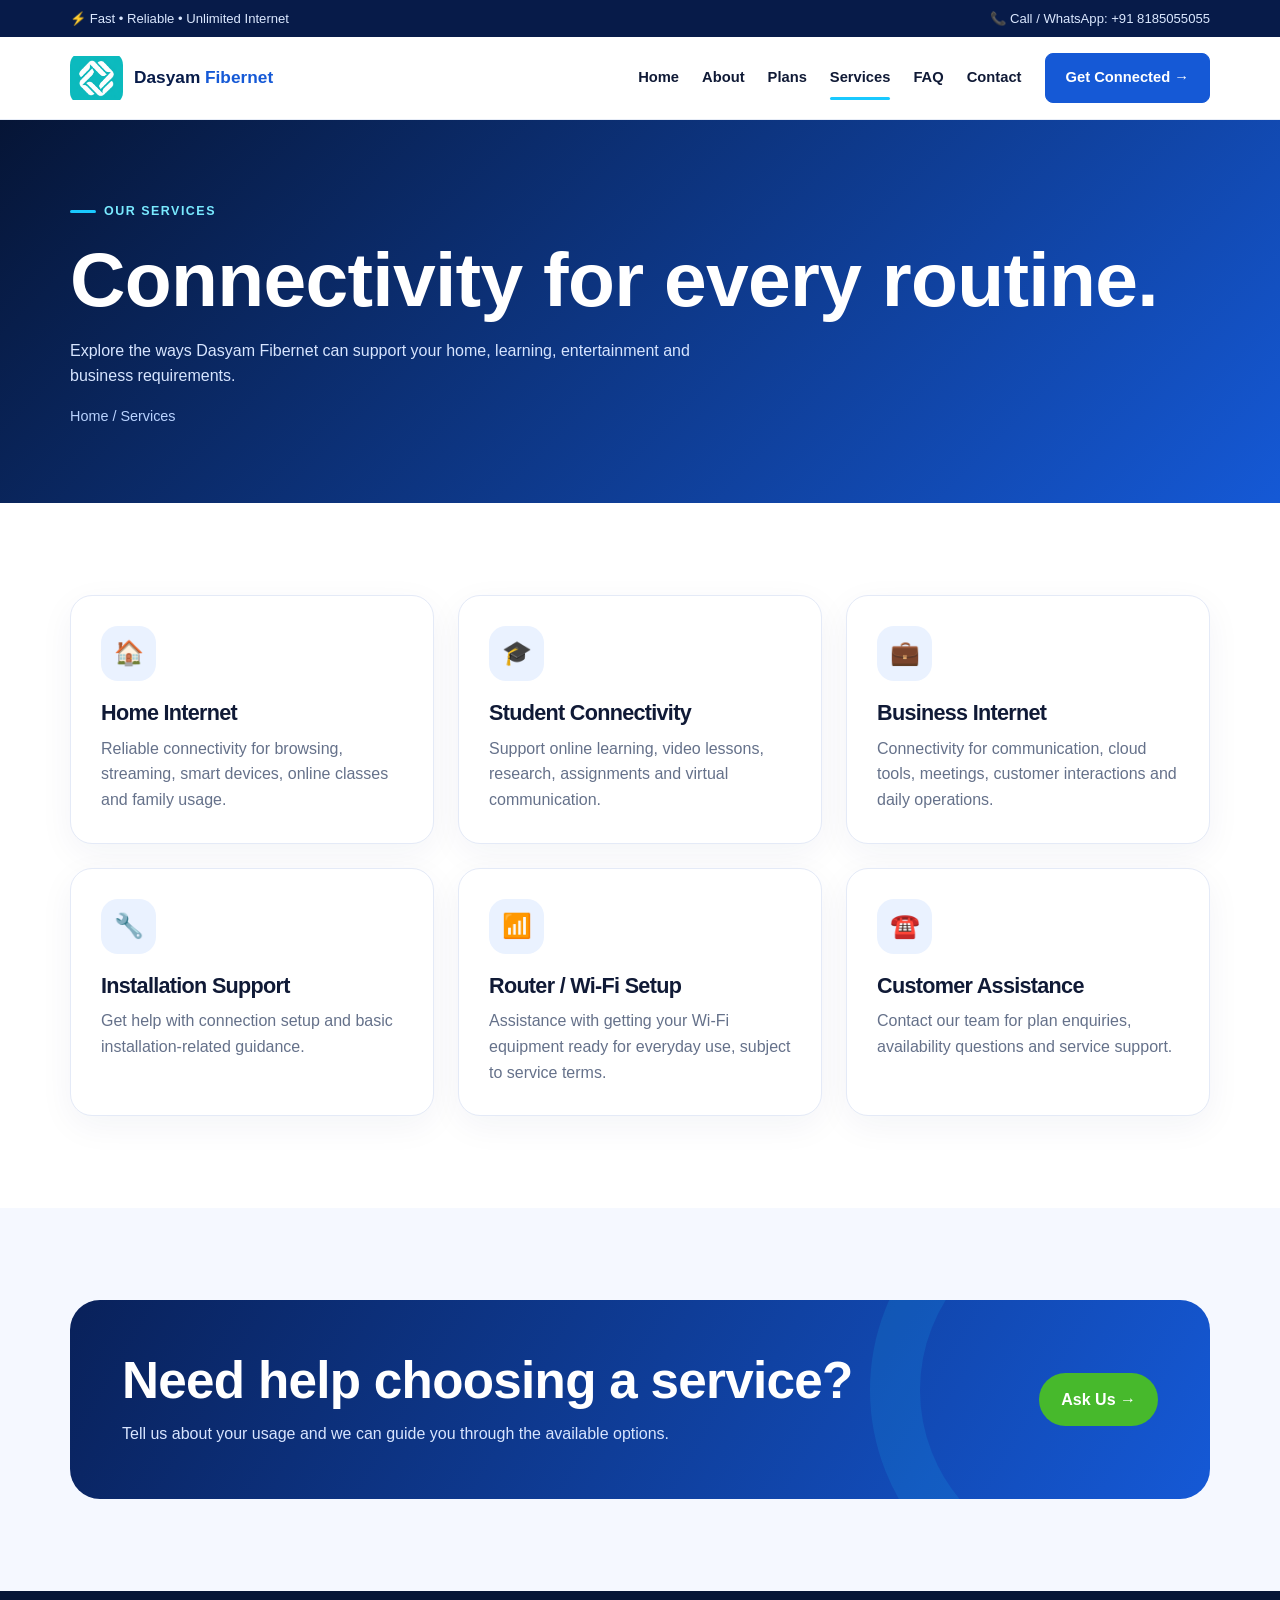
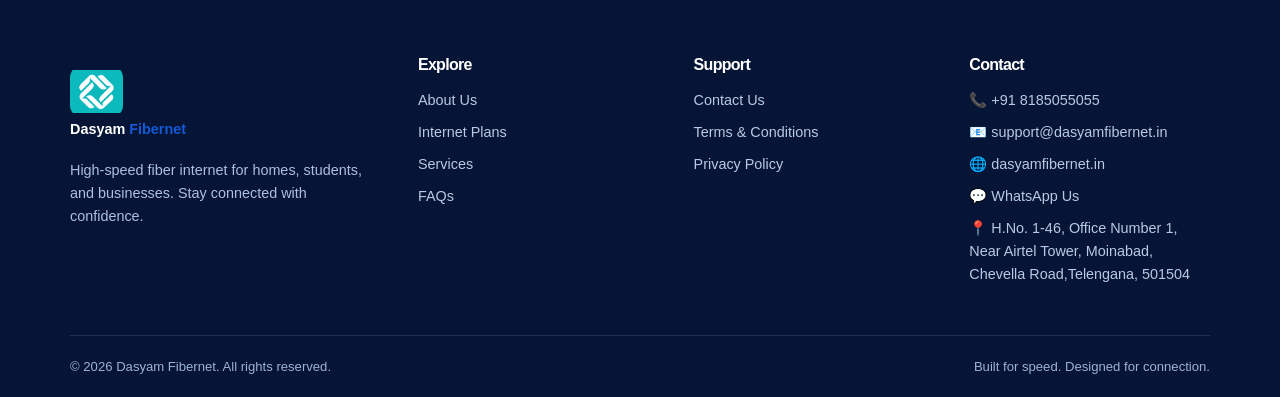
<file: services.html>
<!doctype html>
<html lang="en">
<head>
<meta charset="utf-8">
<meta name="viewport" content="width=device-width, initial-scale=1">
<meta name="description" content="Dasyam Fibernet - fast, reliable, unlimited fiber internet plans.">
<title>Services | Dasyam Fibernet</title>
<link rel="icon" href="assets/logo.png">
<link rel="stylesheet" href="style.css">

</head>
<body>

<div class="topbar"><div class="container"><span>⚡ Fast • Reliable • Unlimited Internet</span><span>📞 Call / WhatsApp: +91 8185055055</span></div></div>
<header class="navbar">
  <div class="container nav-inner">
    <a class="brand" href="index.html"><img src="assets/logo.png" alt="Dasyam Fibernet logo"><span>Dasyam <b>Fibernet</b></span></a>
    <button class="menu-toggle" aria-label="Toggle navigation" aria-expanded="false">☰</button>
    <nav class="nav-links" aria-label="Main navigation">
      <a href="index.html">Home</a><a href="about.html">About</a><a href="plans.html">Plans</a><a href="services.html">Services</a><a href="faq.html">FAQ</a><a href="contact.html">Contact</a>
      <a class="btn primary" href="contact.html#contact-form">Get Connected →</a>
    </nav>
  </div>
</header>


<section class="page-hero"><div class="container reveal"><div class="eyebrow" style="color:#79eaff">Our services</div><h1>Connectivity for every routine.</h1><p>Explore the ways Dasyam Fibernet can support your home, learning, entertainment and business requirements.</p><div class="breadcrumb">Home / Services</div></div></section>
<section class="section"><div class="container"><div class="grid-3">
<article class="card reveal"><div class="feature-icon">🏠</div><h3>Home Internet</h3><p>Reliable connectivity for browsing, streaming, smart devices, online classes and family usage.</p></article>
<article class="card reveal"><div class="feature-icon">🎓</div><h3>Student Connectivity</h3><p>Support online learning, video lessons, research, assignments and virtual communication.</p></article>
<article class="card reveal"><div class="feature-icon">💼</div><h3>Business Internet</h3><p>Connectivity for communication, cloud tools, meetings, customer interactions and daily operations.</p></article>
<article class="card reveal"><div class="feature-icon">🔧</div><h3>Installation Support</h3><p>Get help with connection setup and basic installation-related guidance.</p></article>
<article class="card reveal"><div class="feature-icon">📶</div><h3>Router / Wi-Fi Setup</h3><p>Assistance with getting your Wi-Fi equipment ready for everyday use, subject to service terms.</p></article>
<article class="card reveal"><div class="feature-icon">☎️</div><h3>Customer Assistance</h3><p>Contact our team for plan enquiries, availability questions and service support.</p></article>
</div></div></section>
<section class="section alt"><div class="container"><div class="cta reveal"><div><h2>Need help choosing a service?</h2><p>Tell us about your usage and we can guide you through the available options.</p></div><a class="btn green" href="contact.html">Ask Us →</a></div></div></section>


<footer class="footer">
  <div class="container">
    <div class="footer-grid">
      <div><a class="brand" href="index.html"><img src="assets/logo.png" alt="Dasyam Fibernet logo"><span>Dasyam <b>Fibernet</b></span></a><p>High-speed fiber internet for homes, students, and businesses. Stay connected with confidence.</p></div>
      <div><h3>Explore</h3><a href="about.html">About Us</a><a href="plans.html">Internet Plans</a><a href="services.html">Services</a><a href="faq.html">FAQs</a></div>
      <div><h3>Support</h3><a href="contact.html">Contact Us</a><a href="terms.html">Terms & Conditions</a><a href="privacy.html">Privacy Policy</a></div>
       <div>
    <h3>Contact</h3>

    <a href="tel:8185055055">📞 +91 8185055055</a>

    <a href="mailto:support@dasyamfibernet.in">
        📧 support@dasyamfibernet.in
    </a>

    <a href="https://www.dasyamfibernet.in" target="_blank" rel="noopener">
        🌐 dasyamfibernet.in
    </a>

    <a href="https://wa.me/918185055055" target="_blank" rel="noopener">
        💬 WhatsApp Us
    </a>

    <a href="https://www.google.com/maps/search/?api=1&query=H.No.1-46%20Office%20Number%201%20Near%20Airtel%20Tower%20Moinabad%20Chevella%20Road%20501504"
       target="_blank"
       rel="noopener">
        📍 H.No. 1-46, Office Number 1,<br>
        Near Airtel Tower, Moinabad,<br>
        Chevella Road,Telengana, 501504
    </a>
</div>
    </div>
    <div class="footer-bottom"><span>© <span data-year></span> Dasyam Fibernet. All rights reserved.</span><span>Built for speed. Designed for connection.</span></div>
  </div>
</footer>
<script src="script.js"></script>

</body>
</html>
</file>
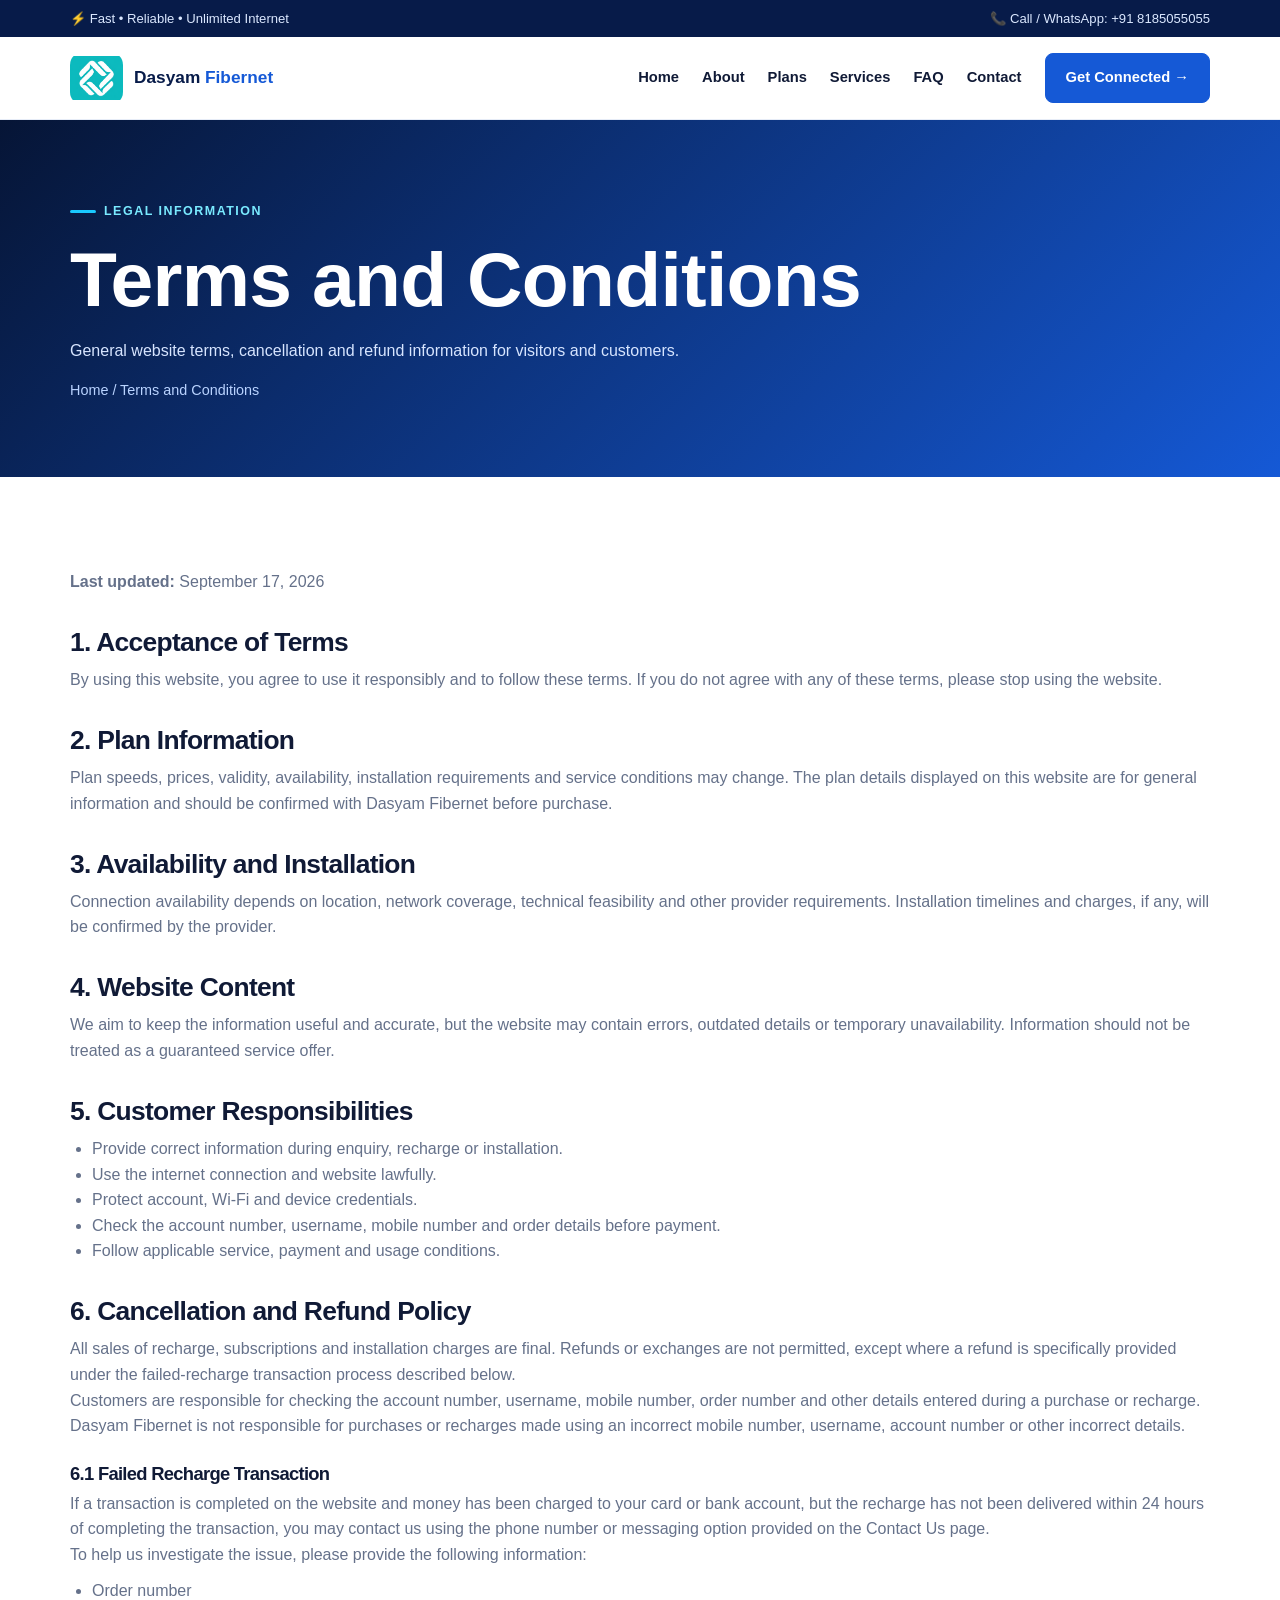
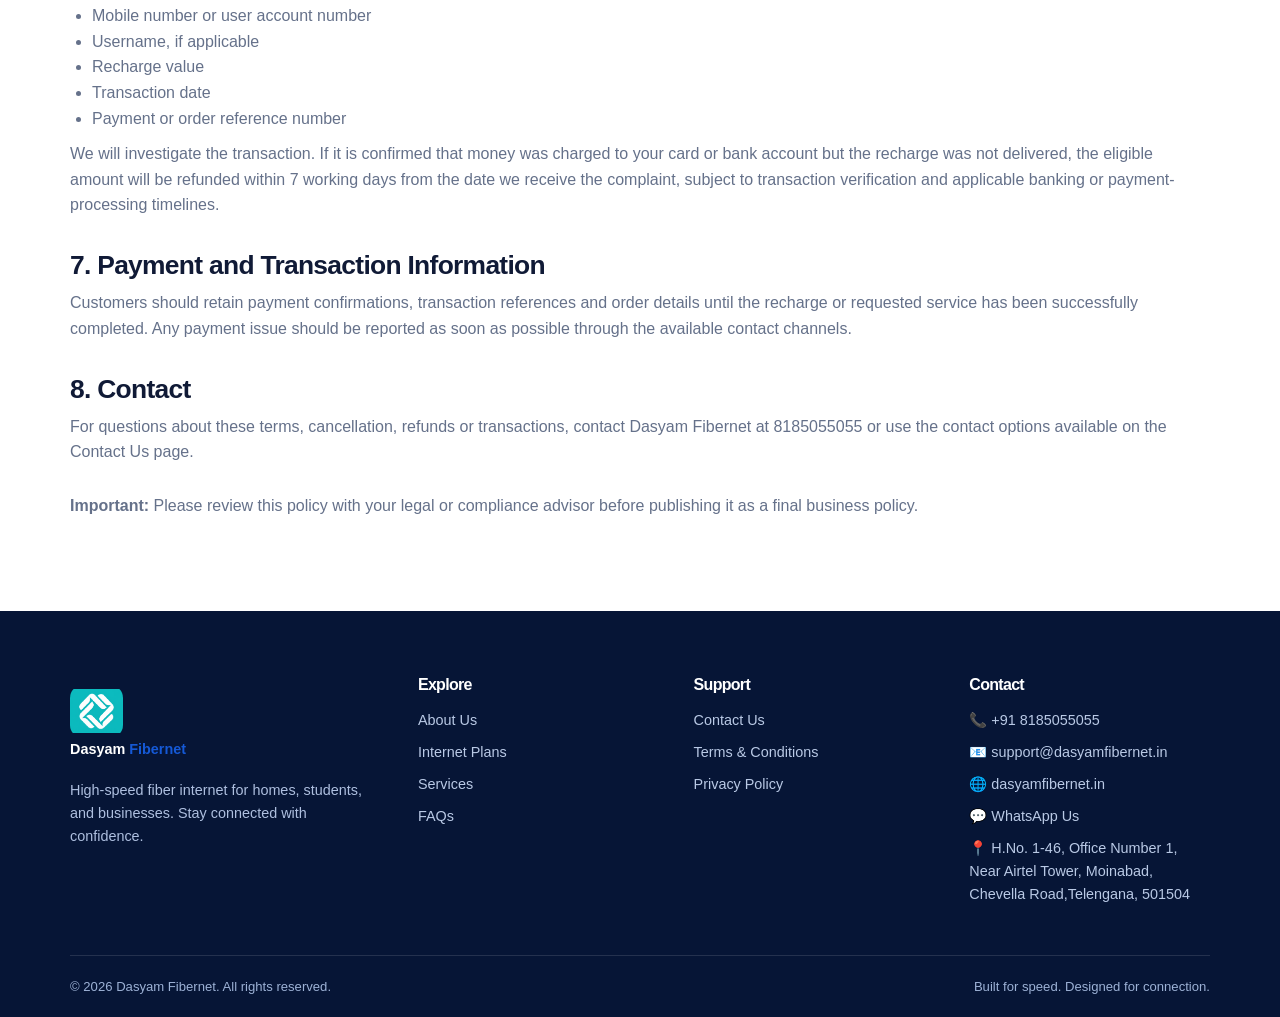
<file: terms.html>
<!doctype html>
<html lang="en">
<head>
<meta charset="utf-8">
<meta name="viewport" content="width=device-width, initial-scale=1">
<meta name="description" content="Dasyam Fibernet - Terms and Conditions, cancellation and refund policy.">
<title>Terms and Conditions | Dasyam Fibernet</title>
<link rel="icon" href="assets/logo.png">
<link rel="stylesheet" href="style.css">
</head>
<body>

<div class="topbar">
  <div class="container">
    <span>⚡ Fast • Reliable • Unlimited Internet</span>
    <span>📞 Call / WhatsApp: +91 8185055055</span>
  </div>
</div>

<header class="navbar">
  <div class="container nav-inner">
    <a class="brand" href="index.html">
      <img src="assets/logo.png" alt="Dasyam Fibernet logo">
      <span>Dasyam <b>Fibernet</b></span>
    </a>

    <button class="menu-toggle" aria-label="Toggle navigation" aria-expanded="false">☰</button>

    <nav class="nav-links" aria-label="Main navigation">
      <a href="index.html">Home</a>
      <a href="about.html">About</a>
      <a href="plans.html">Plans</a>
      <a href="services.html">Services</a>
      <a href="faq.html">FAQ</a>
      <a href="contact.html">Contact</a>
      <a class="btn primary" href="contact.html#contact-form">Get Connected →</a>
    </nav>
  </div>
</header>

<section class="page-hero">
  <div class="container reveal">
    <div class="eyebrow" style="color:#79eaff">Legal information</div>
    <h1>Terms and Conditions</h1>
    <p>General website terms, cancellation and refund information for visitors and customers.</p>
    <div class="breadcrumb">Home / Terms and Conditions</div>
  </div>
</section>

<section class="section">
  <div class="container policy reveal">
    <p><strong>Last updated:</strong> September 17, 2026</p>

    <h2>1. Acceptance of Terms</h2>
    <p>
      By using this website, you agree to use it responsibly and to follow these terms.
      If you do not agree with any of these terms, please stop using the website.
    </p>

    <h2>2. Plan Information</h2>
    <p>
      Plan speeds, prices, validity, availability, installation requirements and service
      conditions may change. The plan details displayed on this website are for general
      information and should be confirmed with Dasyam Fibernet before purchase.
    </p>

    <h2>3. Availability and Installation</h2>
    <p>
      Connection availability depends on location, network coverage, technical feasibility
      and other provider requirements. Installation timelines and charges, if any, will be
      confirmed by the provider.
    </p>

    <h2>4. Website Content</h2>
    <p>
      We aim to keep the information useful and accurate, but the website may contain errors,
      outdated details or temporary unavailability. Information should not be treated as a
      guaranteed service offer.
    </p>

    <h2>5. Customer Responsibilities</h2>
    <ul>
      <li>Provide correct information during enquiry, recharge or installation.</li>
      <li>Use the internet connection and website lawfully.</li>
      <li>Protect account, Wi-Fi and device credentials.</li>
      <li>Check the account number, username, mobile number and order details before payment.</li>
      <li>Follow applicable service, payment and usage conditions.</li>
    </ul>

    <h2>6. Cancellation and Refund Policy</h2>
    <p>
      All sales of recharge, subscriptions and installation charges are final.
      Refunds or exchanges are not permitted, except where a refund is specifically
      provided under the failed-recharge transaction process described below.
    </p>

    <p>
      Customers are responsible for checking the account number, username, mobile number,
      order number and other details entered during a purchase or recharge. Dasyam Fibernet
      is not responsible for purchases or recharges made using an incorrect mobile number,
      username, account number or other incorrect details.
    </p>

    <h3>6.1 Failed Recharge Transaction</h3>
    <p>
      If a transaction is completed on the website and money has been charged to your card
      or bank account, but the recharge has not been delivered within 24 hours of completing
      the transaction, you may contact us using the phone number or messaging option provided
      on the Contact Us page.
    </p>

    <p>
      To help us investigate the issue, please provide the following information:
    </p>

    <ul>
      <li>Order number</li>
      <li>Mobile number or user account number</li>
      <li>Username, if applicable</li>
      <li>Recharge value</li>
      <li>Transaction date</li>
      <li>Payment or order reference number</li>
    </ul>

    <p>
      We will investigate the transaction. If it is confirmed that money was charged to your
      card or bank account but the recharge was not delivered, the eligible amount will be
      refunded within 7 working days from the date we receive the complaint, subject to
      transaction verification and applicable banking or payment-processing timelines.
    </p>

    <h2>7. Payment and Transaction Information</h2>
    <p>
      Customers should retain payment confirmations, transaction references and order details
      until the recharge or requested service has been successfully completed. Any payment
      issue should be reported as soon as possible through the available contact channels.
    </p>

    <h2>8. Contact</h2>
    <p>
      For questions about these terms, cancellation, refunds or transactions, contact
      Dasyam Fibernet at <a href="tel:8185055055">8185055055</a> or use the contact
      options available on the Contact Us page.
    </p>

    <p style="margin-top:28px;">
      <strong>Important:</strong> Please review this policy with your legal or compliance
      advisor before publishing it as a final business policy.
    </p>
  </div>
</section>

<footer class="footer">
  <div class="container">
    <div class="footer-grid">
      <div>
        <a class="brand" href="index.html">
          <img src="assets/logo.png" alt="Dasyam Fibernet logo">
          <span>Dasyam <b>Fibernet</b></span>
        </a>
        <p>High-speed fiber internet for homes, students, and businesses. Stay connected with confidence.</p>
      </div>

      <div>
        <h3>Explore</h3>
        <a href="about.html">About Us</a>
        <a href="plans.html">Internet Plans</a>
        <a href="services.html">Services</a>
        <a href="faq.html">FAQs</a>
      </div>

      <div>
        <h3>Support</h3>
        <a href="contact.html">Contact Us</a>
        <a href="terms.html">Terms &amp; Conditions</a>
        <a href="privacy.html">Privacy Policy</a>
      </div>

<div>
    <h3>Contact</h3>

    <a href="tel:8185055055">📞 +91 8185055055</a>

    <a href="mailto:support@dasyamfibernet.in">
        📧 support@dasyamfibernet.in
    </a>

    <a href="https://www.dasyamfibernet.in" target="_blank" rel="noopener">
        🌐 dasyamfibernet.in
    </a>

    <a href="https://wa.me/918185055055" target="_blank" rel="noopener">
        💬 WhatsApp Us
    </a>

    <a href="https://www.google.com/maps/search/?api=1&query=H.No.1-46%20Office%20Number%201%20Near%20Airtel%20Tower%20Moinabad%20Chevella%20Road%20501504"
       target="_blank"
       rel="noopener">
        📍 H.No. 1-46, Office Number 1,<br>
        Near Airtel Tower, Moinabad,<br>
        Chevella Road,Telengana, 501504
    </a>
</div>
    </div>

    <div class="footer-bottom">
      <span>© <span data-year></span> Dasyam Fibernet. All rights reserved.</span>
      <span>Built for speed. Designed for connection.</span>
    </div>
  </div>
</footer>

<script src="script.js"></script>
</body>
</html>
</file>
<file: style.css>
:root{
  --navy:#071b49;
  --blue:#1559d6;
  --cyan:#19c9ff;
  --green:#47b92c;
  --ink:#101a36;
  --muted:#65718a;
  --surface:#f5f8ff;
  --white:#fff;
  --line:#e4eaf7;
  --shadow:0 18px 55px rgba(11,39,100,.12);
  --radius:22px;
}
*{box-sizing:border-box;margin:0;padding:0}
html{scroll-behavior:smooth}
body{font-family:Inter,Segoe UI,Arial,sans-serif;color:var(--ink);background:var(--white);line-height:1.6}
a{text-decoration:none;color:inherit}
img{max-width:100%;display:block}
.container{width:min(1140px,92%);margin:auto}
.section{padding:92px 0}
.section.alt{background:var(--surface)}
.eyebrow{display:inline-flex;align-items:center;gap:8px;color:var(--blue);font-weight:800;text-transform:uppercase;letter-spacing:1.5px;font-size:.78rem;margin-bottom:14px}
.eyebrow:before{content:"";width:26px;height:3px;background:var(--cyan);border-radius:99px}
h1,h2,h3{line-height:1.15;letter-spacing:-.7px}
h1{font-size:clamp(2.6rem,6vw,5.3rem)}
h2{font-size:clamp(2rem,4vw,3.4rem)}
h3{font-size:1.35rem}
p{color:var(--muted)}
.btn{display:inline-flex;align-items:center;justify-content:center;gap:10px;padding:13px 21px;border-radius:999px;font-weight:800;border:1px solid transparent;transition:transform .25s,box-shadow .25s,background .25s}
.btn:hover{transform:translateY(-3px);box-shadow:0 12px 25px rgba(21,89,214,.2)}
.btn.primary{background:var(--blue);color:#fff}
.btn.secondary{background:#fff;color:var(--blue);border-color:#d7e2ff}
.btn.green{background:var(--green);color:#fff}
.topbar{background:var(--navy);color:#dbe8ff;font-size:.82rem}
.topbar .container{display:flex;justify-content:space-between;gap:20px;padding:8px 0}
.navbar{position:sticky;top:0;z-index:50;background:rgba(255,255,255,.92);backdrop-filter:blur(18px);border-bottom:1px solid rgba(228,234,247,.9)}
.nav-inner{display:flex;align-items:center;justify-content:space-between;min-height:82px;gap:22px}
.brand{display:flex;align-items:center;gap:11px;font-weight:900;color:var(--navy);font-size:1.08rem}
.brand img{width:53px;height:53px;object-fit:contain;border-radius:13px}
.brand span b{color:var(--blue)}
.nav-links{display:flex;align-items:center;gap:23px;font-size:.92rem;font-weight:700}
.nav-links a{position:relative;padding:28px 0}
.nav-links a:after{content:"";position:absolute;left:0;bottom:18px;width:0;height:3px;background:var(--cyan);border-radius:10px;transition:width .25s}
.nav-links a:hover:after,.nav-links a.active:after{width:100%}
.menu-toggle{display:none;border:0;background:var(--surface);font-size:1.4rem;border-radius:12px;padding:8px 12px}
.hero{position:relative;overflow:hidden;background:radial-gradient(circle at 85% 20%,rgba(25,201,255,.22),transparent 28%),linear-gradient(135deg,#061536,#102d70 65%,#0a58c9);color:#fff}
.hero:before{content:"";position:absolute;inset:0;background-image:linear-gradient(rgba(255,255,255,.04) 1px,transparent 1px),linear-gradient(90deg,rgba(255,255,255,.04) 1px,transparent 1px);background-size:42px 42px;mask-image:linear-gradient(to bottom,black,transparent)}
.hero .container{position:relative;display:grid;grid-template-columns:1.05fr .95fr;align-items:center;gap:55px;padding:90px 0}
.hero h1{max-width:760px}
.hero h1 span{color:var(--cyan)}
.hero p{color:#d4e2ff;max-width:600px;font-size:1.05rem;margin:24px 0}
.hero-actions{display:flex;flex-wrap:wrap;gap:12px}
.hero .btn.secondary{background:transparent;color:#fff;border-color:rgba(255,255,255,.35)}
.hero-art{position:relative;animation:float 6s ease-in-out infinite}
.hero-art img{width:100%;max-width:520px;margin:auto;border-radius:26px;box-shadow:0 30px 80px rgba(0,0,0,.3);border:5px solid rgba(255,255,255,.12)}
.glow{position:absolute;inset:15% -5% -10%;background:var(--cyan);filter:blur(100px);opacity:.18;z-index:-1}
.badges{display:grid;grid-template-columns:repeat(4,1fr);gap:18px;margin-top:-42px;position:relative;z-index:2}
.badge-card{background:#fff;border:1px solid var(--line);box-shadow:var(--shadow);border-radius:18px;padding:24px;text-align:center;transition:transform .25s}
.badge-card:hover{transform:translateY(-7px)}
.badge-card .icon{font-size:1.8rem;margin-bottom:9px}
.badge-card h3{font-size:1rem;letter-spacing:0}
.section-head{max-width:700px;margin-bottom:42px}
.section-head.center{text-align:center;margin-left:auto;margin-right:auto}
.section-head p{margin-top:16px}
.grid-3{display:grid;grid-template-columns:repeat(3,1fr);gap:24px}
.grid-2{display:grid;grid-template-columns:repeat(2,1fr);gap:26px}
.card{background:#fff;border:1px solid var(--line);border-radius:var(--radius);padding:30px;box-shadow:0 10px 35px rgba(11,39,100,.05);transition:transform .3s,box-shadow .3s}
.card:hover{transform:translateY(-8px);box-shadow:var(--shadow)}
.feature-icon{width:55px;height:55px;display:grid;place-items:center;border-radius:17px;background:#eaf2ff;color:var(--blue);font-size:1.5rem;margin-bottom:20px}
.card p{margin-top:10px}
.stats{display:grid;grid-template-columns:repeat(4,1fr);gap:18px}
.stat{padding:28px;border-radius:18px;background:linear-gradient(135deg,#fff,#edf5ff);border:1px solid var(--line)}
.stat strong{display:block;font-size:2.3rem;color:var(--blue)}
.stat span{color:var(--muted);font-weight:700;font-size:.9rem}
.cta{border-radius:30px;background:linear-gradient(120deg,#09215a,#1559d6);padding:52px;color:#fff;display:flex;justify-content:space-between;align-items:center;gap:30px;overflow:hidden;position:relative}
.cta:after{content:"";position:absolute;width:340px;height:340px;border:50px solid rgba(25,201,255,.12);border-radius:50%;right:-100px;top:-130px}
.cta p{color:#d8e5ff;margin-top:10px}
.cta .btn{position:relative;z-index:1}
.page-hero{background:linear-gradient(135deg,#061536,#1559d6);color:#fff;padding:75px 0}
.page-hero p{color:#d7e5ff;margin-top:14px;max-width:680px}
.breadcrumb{margin-top:16px;color:#b9d3ff;font-size:.9rem}
.pricing-grid{display:grid;grid-template-columns:repeat(3,1fr);gap:22px}
.price-card{position:relative;border:1px solid var(--line);border-radius:24px;padding:30px;background:#fff;box-shadow:0 12px 38px rgba(11,39,100,.07);transition:transform .3s}
.price-card:hover{transform:translateY(-8px)}
.price-card.featured{border:2px solid var(--blue);box-shadow:0 20px 55px rgba(21,89,214,.17)}
.ribbon{position:absolute;right:18px;top:18px;background:var(--green);color:#fff;border-radius:999px;padding:5px 10px;font-size:.7rem;font-weight:900}
.price-card .speed{color:var(--blue);font-weight:900;font-size:2.25rem;margin:18px 0 4px}
.price-card .speed small{font-size:.9rem;color:var(--muted)}
.price-card .price{font-size:2rem;font-weight:900;color:var(--ink)}
.price-card .price span{font-size:.85rem;color:var(--muted);font-weight:600}
.price-card ul{list-style:none;margin:22px 0}
.price-card li{padding:9px 0;border-bottom:1px solid var(--line);color:var(--muted)}
.price-card li:before{content:"✓";color:var(--green);font-weight:900;margin-right:9px}
.price-card .btn{width:100%}
.table-wrap{overflow-x:auto;border:1px solid var(--line);border-radius:18px}
table{border-collapse:collapse;width:100%;min-width:720px;background:#fff}
th,td{padding:16px 18px;text-align:left;border-bottom:1px solid var(--line)}
th{background:#eff5ff;color:var(--navy)}
td{color:var(--muted)}
.form{display:grid;gap:16px}
.form-row{display:grid;grid-template-columns:1fr 1fr;gap:16px}
label{display:grid;gap:7px;font-weight:800;font-size:.88rem}
input,textarea,select{font:inherit;border:1px solid #d9e2f3;border-radius:13px;padding:13px 14px;outline:none;transition:border .2s,box-shadow .2s;background:#fff}
input:focus,textarea:focus,select:focus{border-color:var(--blue);box-shadow:0 0 0 4px rgba(21,89,214,.1)}
textarea{min-height:140px;resize:vertical}
.contact-list{display:grid;gap:16px;margin-top:24px}
.contact-item{display:flex;gap:13px;align-items:flex-start}
.contact-item .feature-icon{width:43px;height:43px;min-width:43px;margin:0;border-radius:12px;font-size:1.1rem}
.contact-item strong{display:block}
.contact-item p{font-size:.9rem}
.policy h2{font-size:1.65rem;margin:32px 0 10px}
.policy h3{font-size:1.15rem;margin:24px 0 7px}
.policy ul{margin:10px 0 10px 22px;color:var(--muted)}
.faq details{border:1px solid var(--line);border-radius:15px;padding:18px 20px;background:#fff}
.faq details+details{margin-top:12px}
.faq summary{font-weight:900;cursor:pointer}
.faq details p{padding-top:12px}
.footer{background:#061536;color:#d9e6ff;padding:65px 0 20px}
.footer-grid{display:grid;grid-template-columns:1.3fr 1fr 1fr 1fr;gap:35px}
.footer .brand{color:#fff;margin-bottom:18px}
.footer p{color:#aebfdf;font-size:.9rem}
.footer h3{font-size:1rem;color:#fff;margin-bottom:15px}
.footer a{display:block;color:#b9c9e5;font-size:.9rem;margin:9px 0;transition:color .2s}
.footer a:hover{color:var(--cyan)}
.footer-bottom{border-top:1px solid rgba(255,255,255,.12);margin-top:40px;padding-top:20px;display:flex;justify-content:space-between;gap:20px;font-size:.82rem;color:#9db2d6}
.reveal{opacity:0;transform:translateY(25px);transition:opacity .8s ease,transform .8s ease}
.reveal.visible{opacity:1;transform:none}
@keyframes float{0%,100%{transform:translateY(0)}50%{transform:translateY(-12px)}}
@media(max-width:980px){
  .nav-links{gap:13px}
  .hero .container{grid-template-columns:1fr; padding:65px 0}
  .hero-art{max-width:560px;width:100%;margin:auto}
  .badges{grid-template-columns:repeat(2,1fr);margin-top:24px}
  .grid-3,.pricing-grid{grid-template-columns:repeat(2,1fr)}
  .footer-grid{grid-template-columns:repeat(2,1fr)}
}
@media(max-width:700px){
  .topbar .container{justify-content:center;text-align:center}
  .topbar .container span:last-child{display:none}
  .nav-inner{min-height:70px}
  .menu-toggle{display:block}
  .nav-links{display:none;position:absolute;top:70px;left:0;right:0;background:#fff;border-bottom:1px solid var(--line);padding:12px 4%;flex-direction:column;align-items:stretch;gap:0;box-shadow:0 20px 30px rgba(0,0,0,.08)}
  .nav-links.open{display:flex}
  .nav-links a{padding:12px 0}
  .nav-links a:after{bottom:5px}
  .nav-links .btn{margin:8px 0}
  .section{padding:62px 0}
  .grid-2,.grid-3,.pricing-grid,.stats{grid-template-columns:1fr}
  .badges{grid-template-columns:1fr 1fr;gap:12px}
  .badge-card{padding:18px 10px}
  .cta{padding:32px 25px;display:block}
  .cta .btn{margin-top:20px}
  .form-row{grid-template-columns:1fr}
  .footer-grid{grid-template-columns:1fr}
  .footer-bottom{display:block}
  .footer-bottom span{display:block;margin-top:8px}
}
@media(prefers-reduced-motion:reduce){
  *,*:before,*:after{animation:none!important;transition:none!important;scroll-behavior:auto!important}
  .reveal{opacity:1;transform:none}
}
.nav-links a.btn.primary {
    display: inline-flex;
    align-items: center;
    justify-content: center;

    padding: 12px 20px;
    background: var(--blue);
    color: #fff;

    border: 1px solid var(--blue);
    border-radius: 8px;

    font-size: 0.92rem;
    font-weight: 800;
    white-space: nowrap;

    transition: all 0.3s ease;
}

.nav-links a.btn.primary::after {
    display: none;
}

.nav-links a.btn.primary:hover {
    background: transparent;
    color: var(--blue) !important;
    transform: translateY(-2px);
    box-shadow: 0 8px 18px rgba(21, 89, 214, 0.18);
}

@media (max-width: 700px) {
    .nav-links a.btn.primary {
        justify-content: center;
        margin: 10px 0;
        padding: 12px 20px;
    }
}
#contact-form {
    scroll-margin-top: 100px;
}

.pricing-grid {
    display: grid !important;
    grid-template-columns: repeat(12, minmax(0, 1fr)) !important;
    gap: 24px !important;
    align-items: stretch !important;
}

.pricing-grid .price-card:nth-child(1),
.pricing-grid .price-card:nth-child(2),
.pricing-grid .price-card:nth-child(3),
.pricing-grid .price-card:nth-child(4) {
    grid-column: span 3 !important;
}

.pricing-grid .price-card:nth-child(5),
.pricing-grid .price-card:nth-child(6),
.pricing-grid .price-card:nth-child(7) {
    grid-column: span 4 !important;
}

.pricing-grid .price-card {
    width: 100% !important;
    min-width: 0 !important;
    height: 100%;
}
</file>
